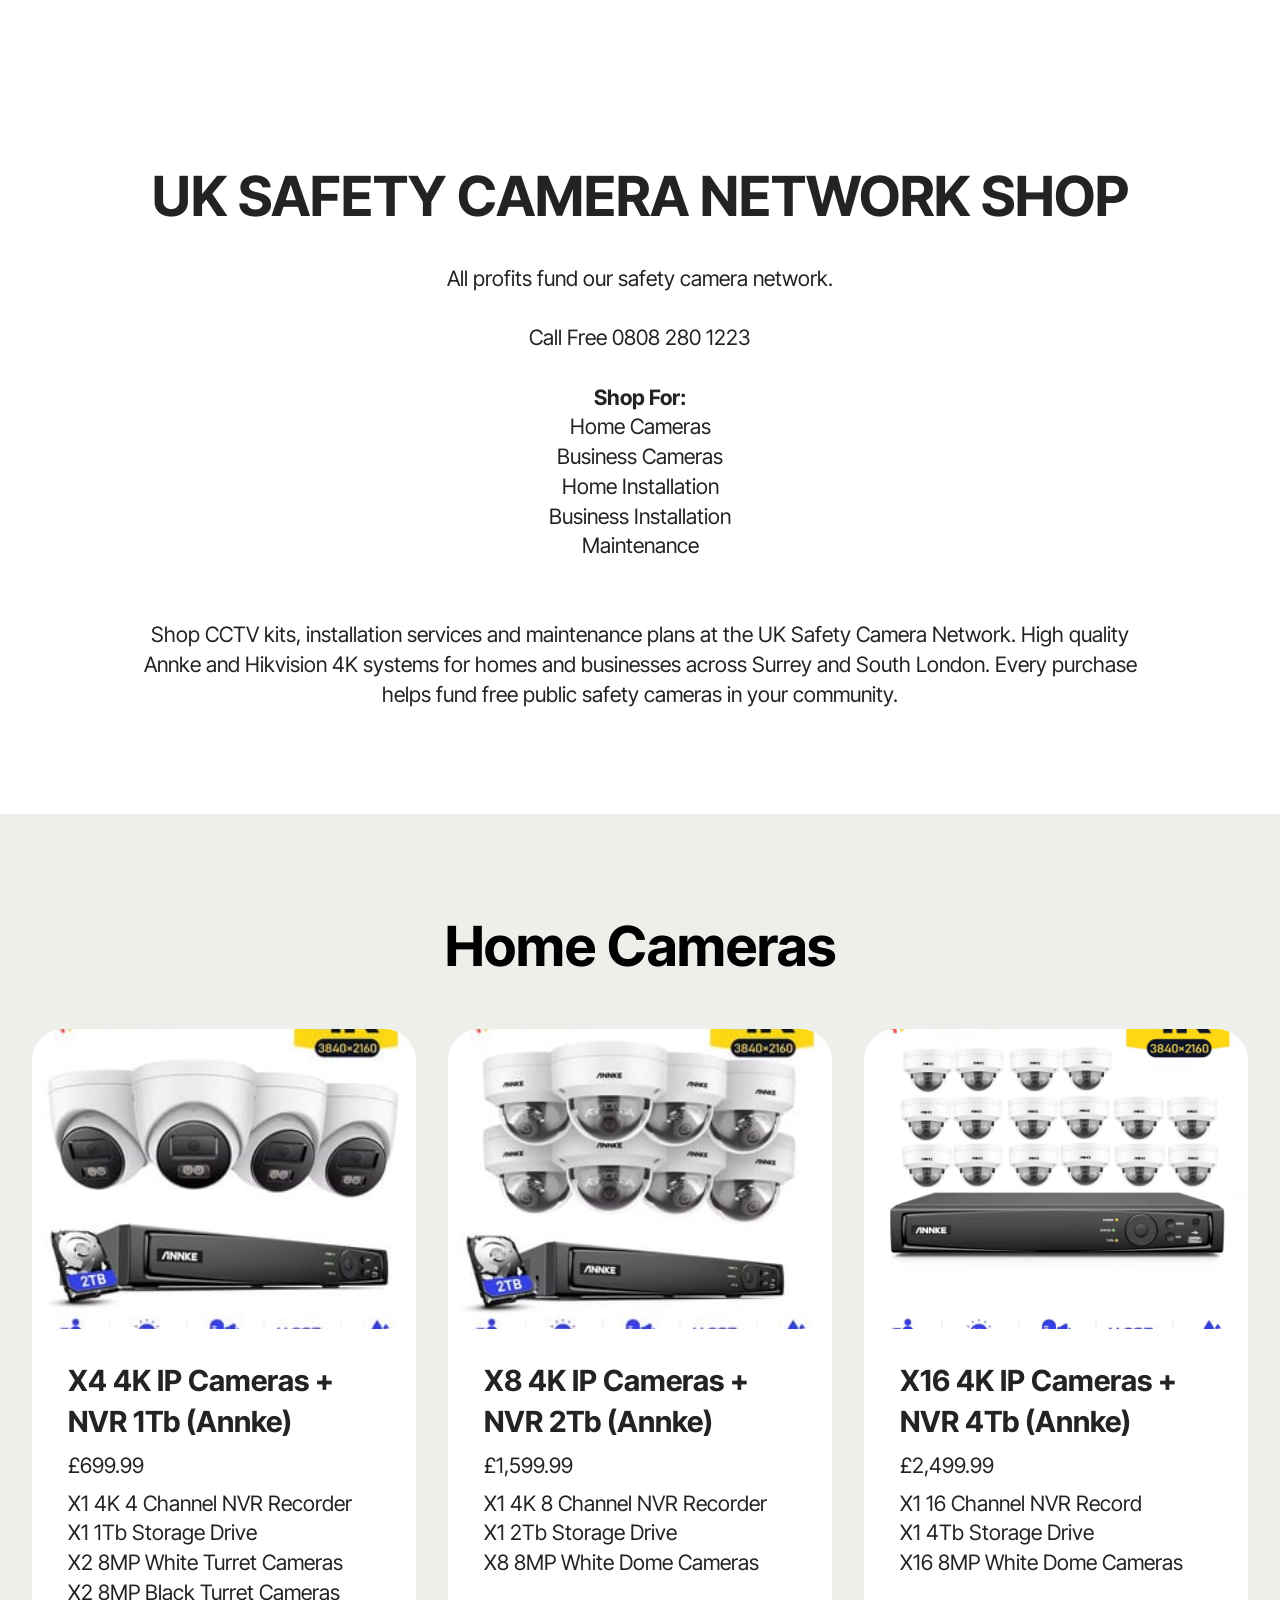
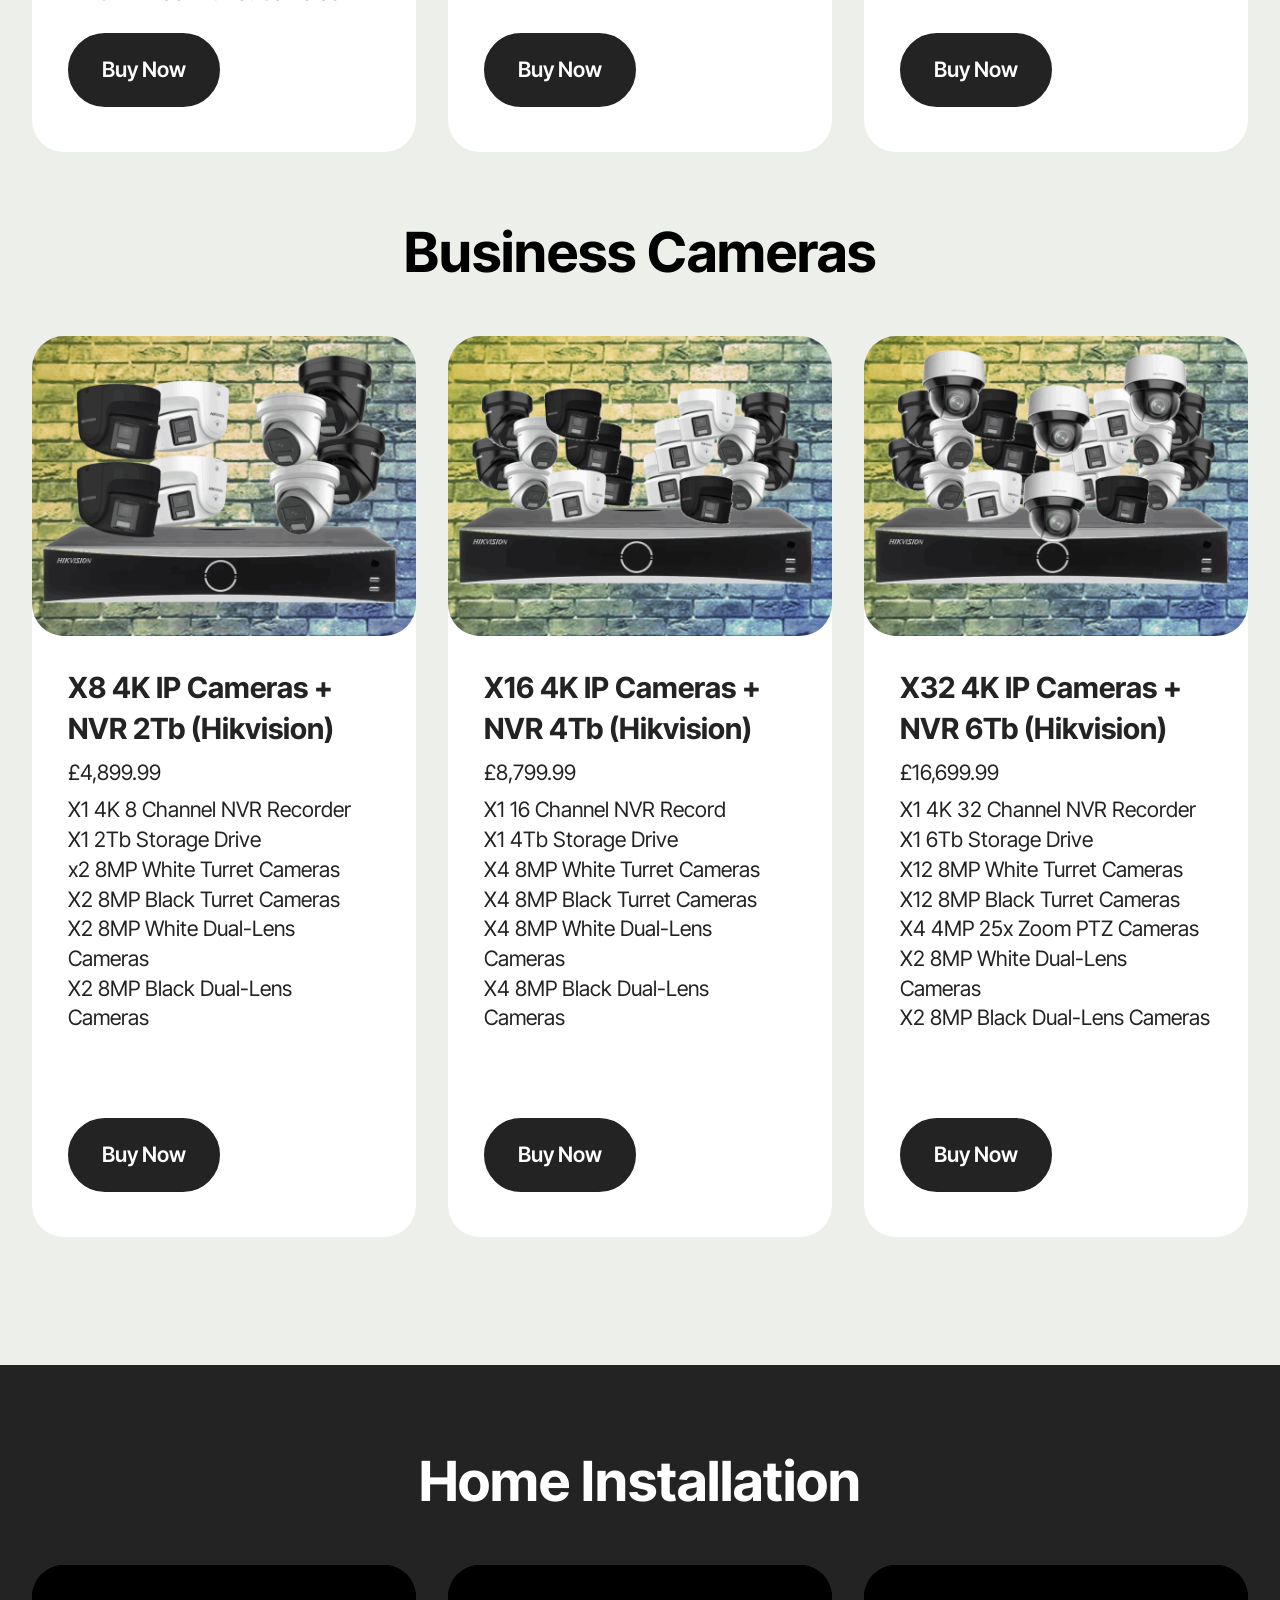
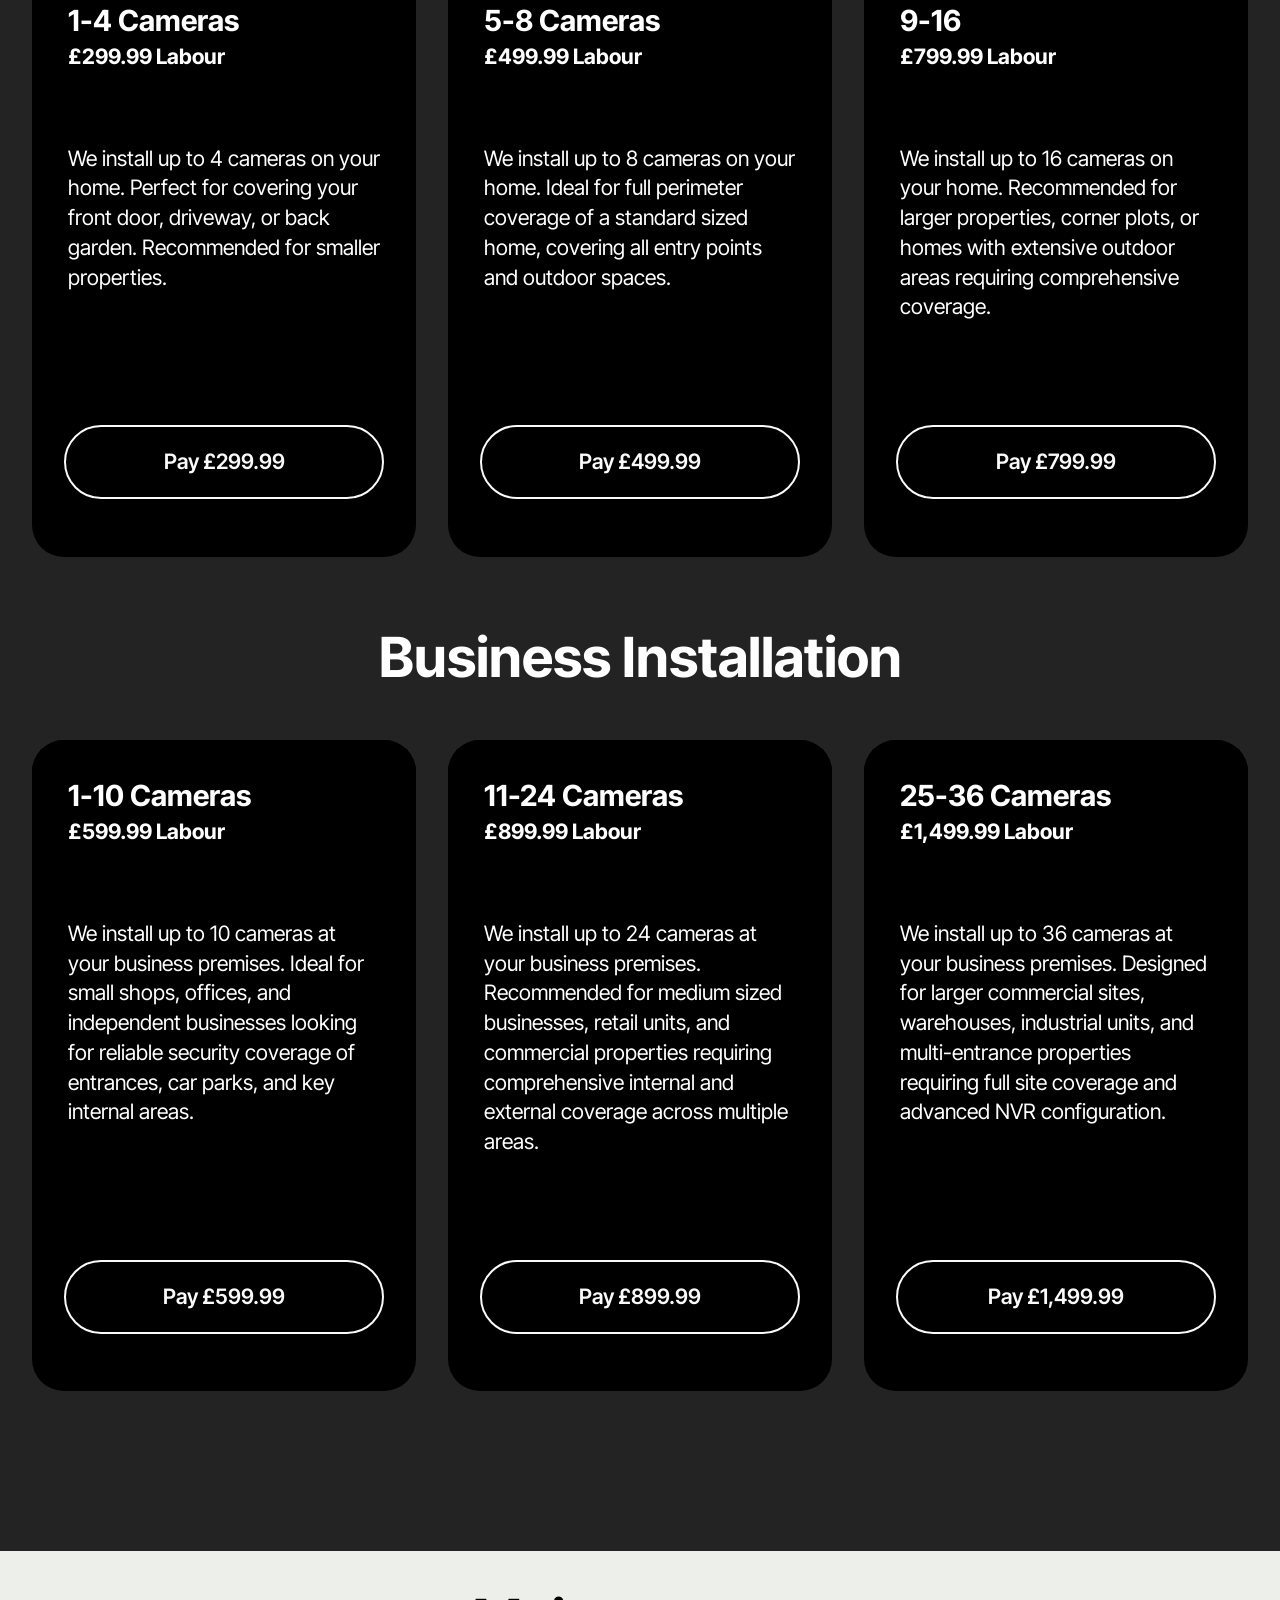
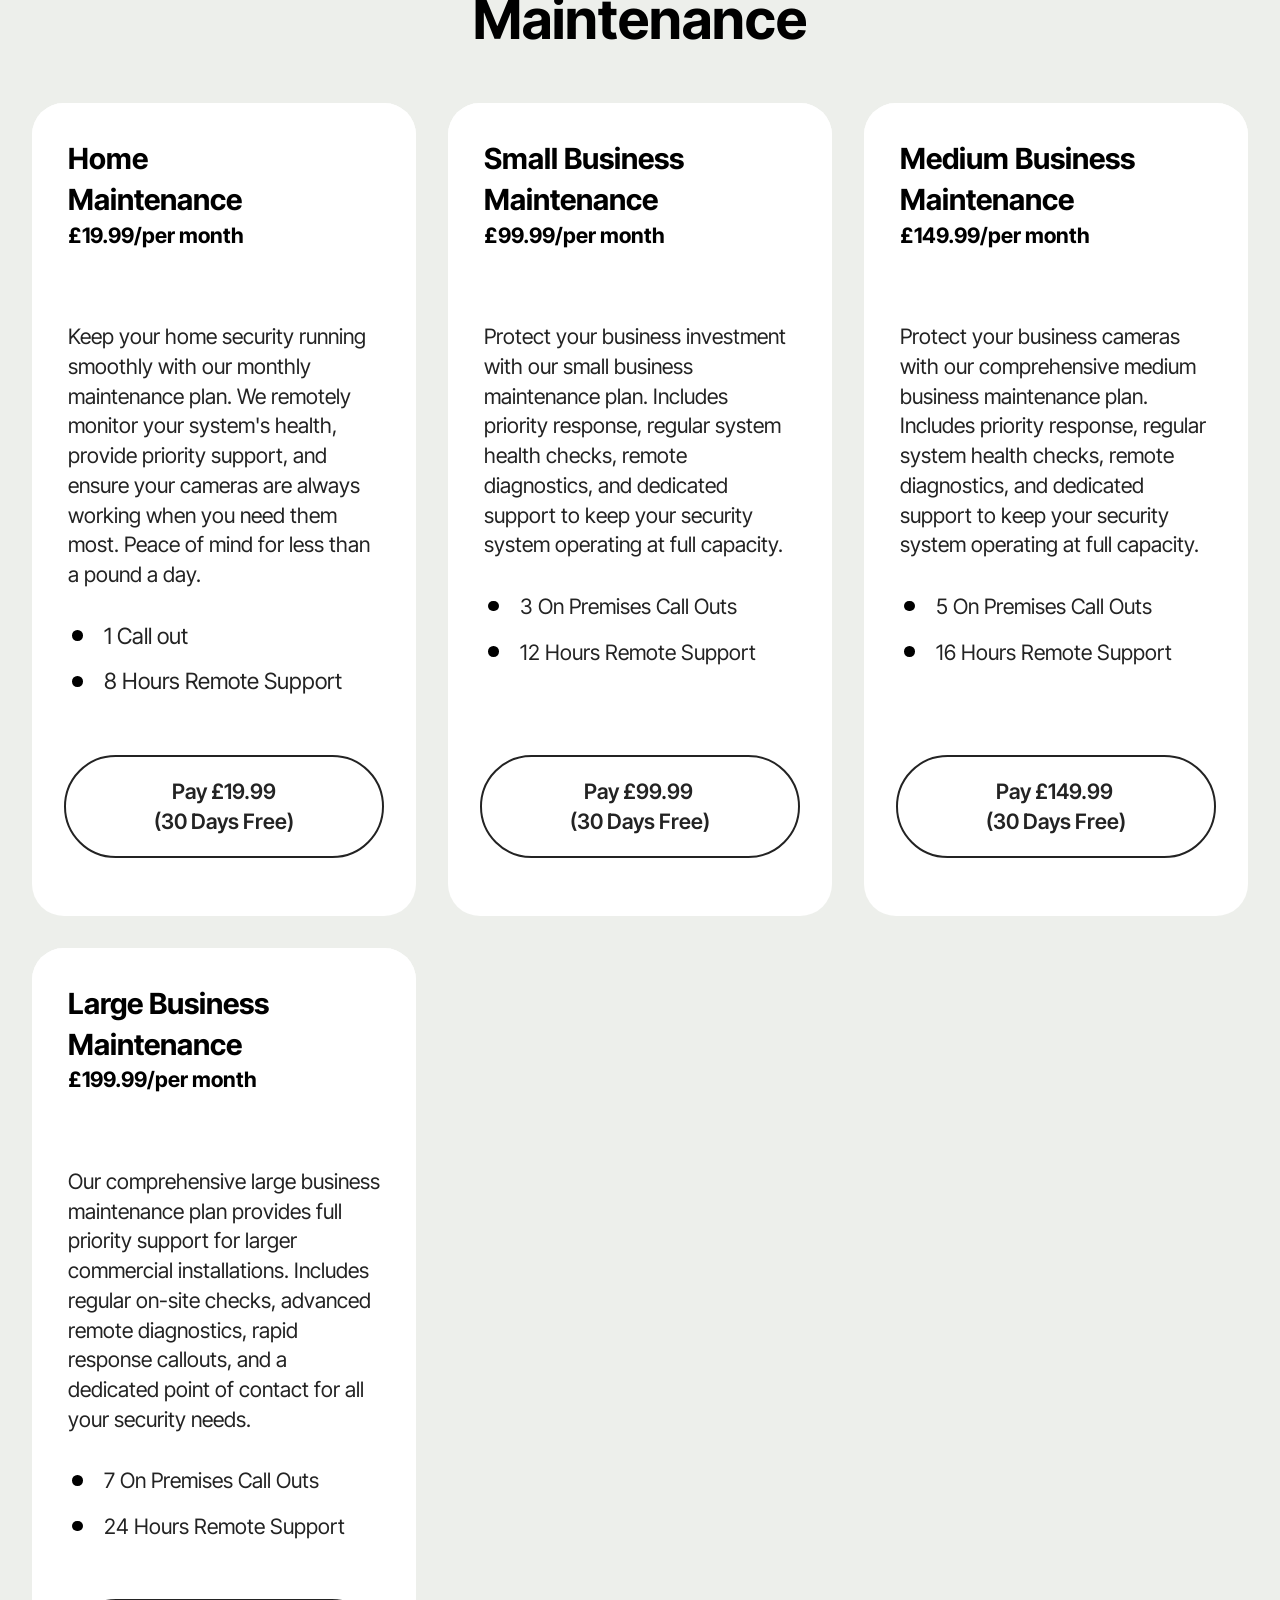
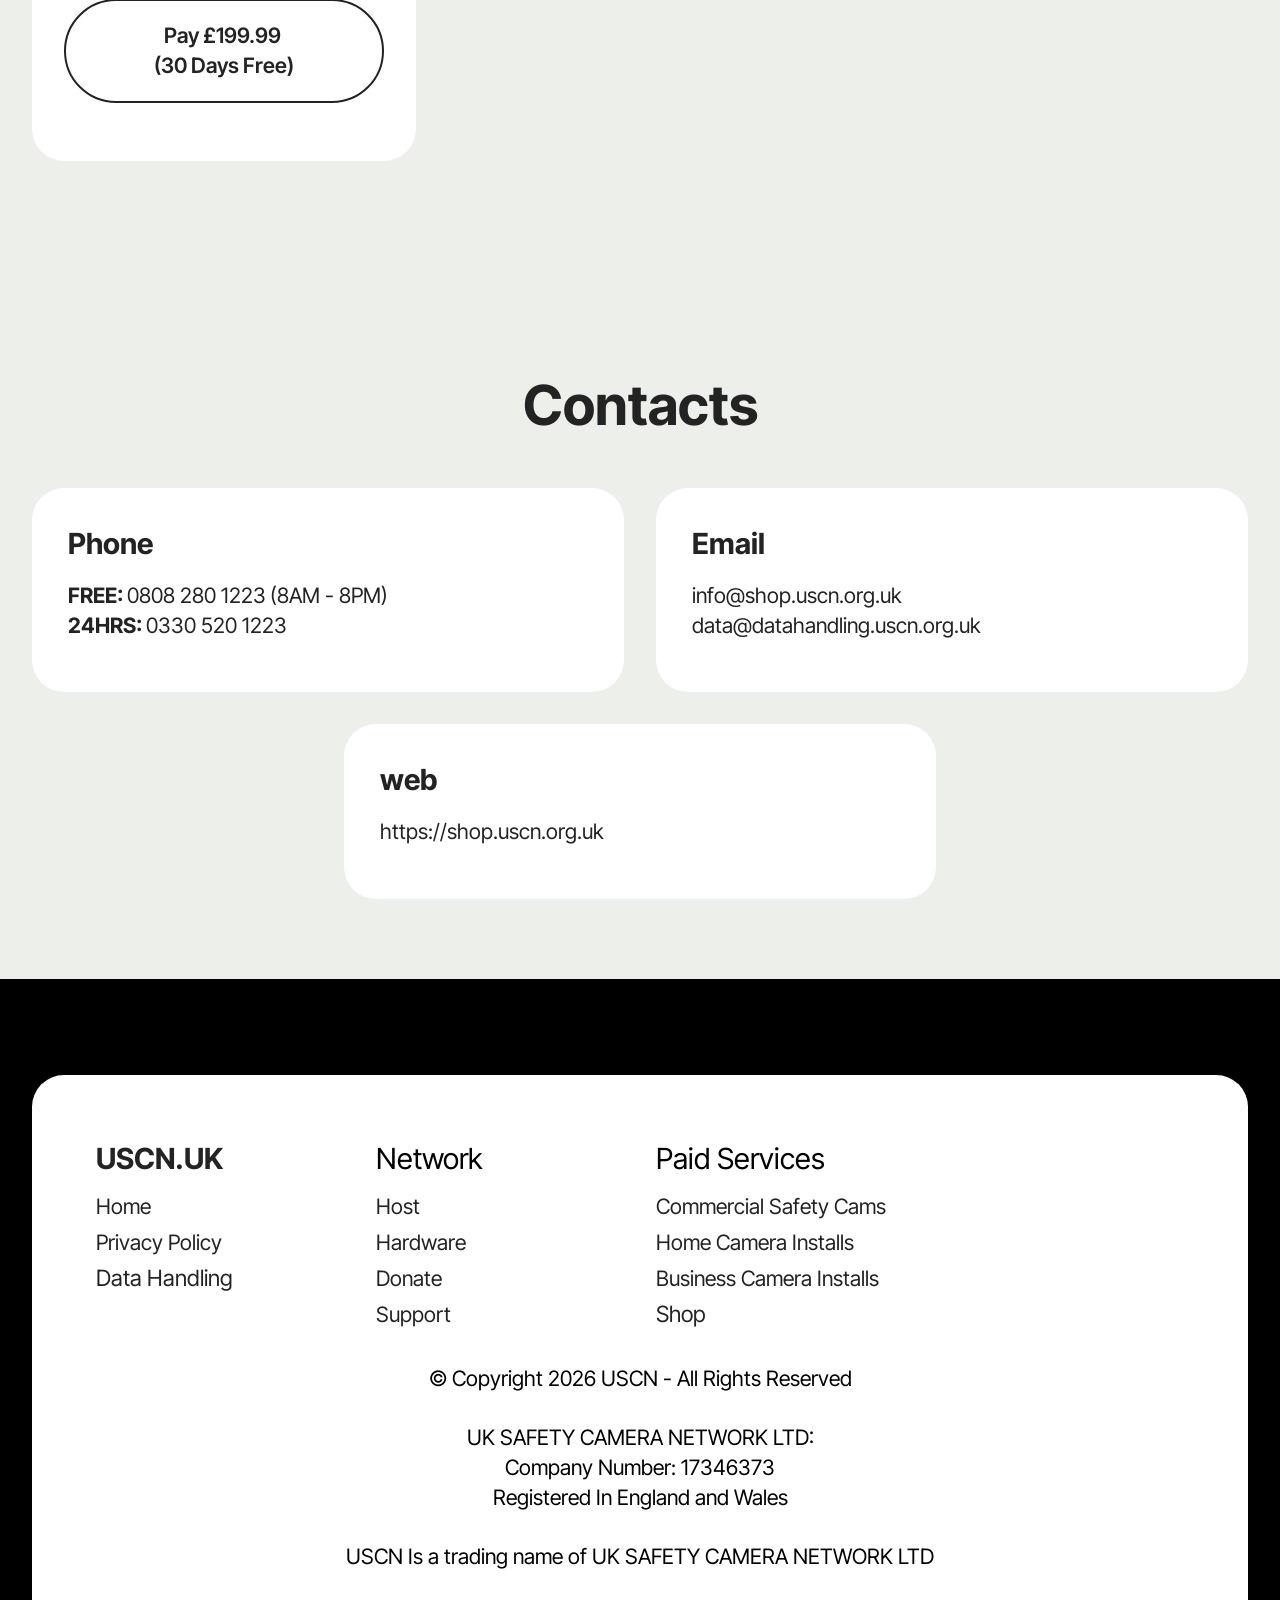
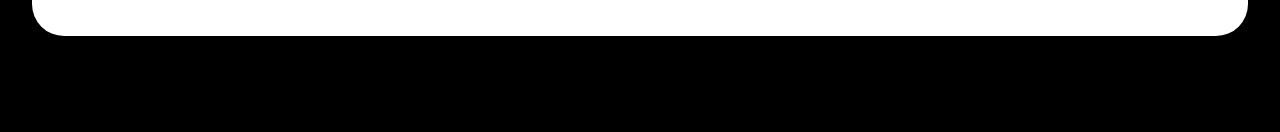
<file: index.html>
<!DOCTYPE html>
<html  >
<head>
  
  <meta charset="UTF-8">
  <meta http-equiv="X-UA-Compatible" content="IE=edge">
  
  <meta name="viewport" content="width=device-width, initial-scale=1, minimum-scale=1">
  <link rel="shortcut icon" href="assets/images/20250726-1911280-128x72-2.png" type="image/x-icon">
  <meta name="description" content="Shop CCTV kits, installation services and maintenance plans at the UK Safety Camera Network. High quality 4K Annke and 4K Hikvision systems for homes and businesses across Surrey and South London. Every purchase helps fund free public safety cameras in your community. Free UK Support at support@shop.uscn.org.uk or call free on 0808 280 1223 between 8AM to 8PM, or call the store on 0330 520 1223.">
  
  
  <title>USCN Shop, Buy High Quality Security Camera For Home And Business</title>
  <link rel="stylesheet" href="assets/bootstrap/css/bootstrap.min.css">
  <link rel="stylesheet" href="assets/bootstrap/css/bootstrap-grid.min.css">
  <link rel="stylesheet" href="assets/bootstrap/css/bootstrap-reboot.min.css">
  <link rel="stylesheet" href="assets/socicon/css/styles.css">
  <link rel="stylesheet" href="assets/theme/css/style.css">
  <link rel="preload" href="https://fonts.googleapis.com/css?family=Inter+Tight:100,200,300,400,500,600,700,800,900,100i,200i,300i,400i,500i,600i,700i,800i,900i&display=swap" as="style" onload="this.onload=null;this.rel='stylesheet'">
  <noscript><link rel="stylesheet" href="https://fonts.googleapis.com/css?family=Inter+Tight:100,200,300,400,500,600,700,800,900,100i,200i,300i,400i,500i,600i,700i,800i,900i&display=swap"></noscript>
  <link rel="preload" as="style" href="assets/mobirise/css/mbr-additional.css?v=BkKWUr"><link rel="stylesheet" href="assets/mobirise/css/mbr-additional.css?v=BkKWUr" type="text/css">

  
  
  
</head>
<body>
  
  <section data-bs-version="5.1" class="article11 cid-vqAGkNff3V" id="article11-9">
    

    
    
    <div class="container">
        <div class="row justify-content-center">
            <div class="title col-md-12 col-lg-10">
                <h3 class="mbr-section-title mbr-fonts-style align-center mt-0 mb-0 display-2"><strong>UK SAFETY CAMERA NETWORK SHOP</strong></h3>
                <h4 class="mbr-section-subtitle align-center mbr-fonts-style mt-4 display-7">
                All profits fund our safety camera network.<br><br>Call Free <strong><a href="tel:+448082801223" class="text-black">0808 280 1223</a></strong><br><br><a href="tel:+448082801223" class="text-black" style=""><strong>S</strong></a><strong style="font-weight: bold;">hop For:</strong><br><strong><a href="index.html#pricing02-3" class="text-black">Home Cameras</a></strong><br><strong><a href="index.html#pricing02-4" class="text-black">Business Cameras</a></strong><br><a href="index.html#pricing03-d" class="text-black">Home Installation</a><br><a href="index.html#pricing03-e" class="text-black">Business Installation</a><br><a href="index.html#pricing03-f" class="text-black">Maintenance</a><br><br><br>Shop CCTV kits, installation services and maintenance plans at the UK Safety Camera Network. High quality Annke and Hikvision 4K systems for homes and businesses across Surrey and South London. Every purchase helps fund free public safety cameras in your community.</h4>
                
            </div>
        </div>
    </div>
</section>

<section data-bs-version="5.1" class="pricing02 cid-vqySVEiPf6" id="pricing02-3">
  
  
  <div class="container">
    <div class="row justify-content-center">
      <div class="col-12 content-head">
        <div class="mbr-section-head mb-5">
          <h4 class="mbr-section-title mbr-fonts-style align-center mb-0 display-2"><strong>Home Cameras</strong></h4>
          
          
        </div>
      </div>
    </div>
    <div class="row">
      <div class="item features-image col-12 col-md-6 col-lg-4">
        <div class="item-wrapper">
          <div class="item-img">
            <img src="assets/images/se896d9263f2b43ffb4e77d3d3aa17f52l.jpg-960x960q75.jpg-30-288x288.jpg" alt="">
          </div>
          <div class="item-content">
            <h5 class="item-title mbr-fonts-style display-5">
              <strong>X4 4K IP Cameras + NVR 1Tb (Annke)</strong></h5>
            <h6 class="item-subtitle mbr-fonts-style display-7">£699.99</h6>
            <p class="mbr-text mbr-fonts-style display-7">X1 4K 4 Channel NVR Recorder
<br>X1 1Tb Storage Drive
<br>X2 8MP White Turret Cameras
<br>X2 8MP Black Turret Cameras<br></p>
            <div class="mbr-section-btn item-footer"><a href="https://buy.stripe.com/aFa00jfOu5F30yoaQybEA0d" class="btn item-btn btn-black display-7">Buy Now</a></div>
          </div>

        </div>
      </div>
      <div class="item features-image col-12 col-md-6 col-lg-4">
        <div class="item-wrapper">
          <div class="item-img">
            <img src="assets/images/saf98a3c159d940dc80b676b120b0964cn.jpg-960x960q75-30-288x288.jpg" alt="">
          </div>
          <div class="item-content">
            <h5 class="item-title mbr-fonts-style display-5">
              <strong>X8 4K IP Cameras + NVR 2Tb (Annke)</strong></h5>
            <h6 class="item-subtitle mbr-fonts-style display-7">£1,599.99</h6>
            <p class="mbr-text mbr-fonts-style display-7">X1 4K 8 Channel NVR Recorder
<br>X1 2Tb Storage Drive
<br>X8 8MP White Dome Cameras<br></p>
            <div class="mbr-section-btn item-footer"><a href="https://buy.stripe.com/5kQ14n59Qc3r3KAe2KbEA0e" class="btn item-btn btn-black display-7">Buy Now</a></div>
          </div>
        </div>
      </div>
      <div class="item features-image col-12 col-md-6 col-lg-4">
        <div class="item-wrapper">
          <div class="item-img">
            <img src="assets/images/s8f5b976cad32495e9aade344d5de928ei.jpg-960x960q75-816x816.png" alt="">
          </div>
          <div class="item-content">
            <h5 class="item-title mbr-fonts-style display-5"><strong>X16 4K IP Cameras + NVR 4Tb (Annke)</strong></h5>
            <h6 class="item-subtitle mbr-fonts-style display-7">£2,499.99</h6>
            <p class="mbr-text mbr-fonts-style display-7">X1 16 Channel NVR Record
<br>X1 4Tb Storage Drive
<br>X16 8MP White Dome Cameras<br>
            </p>
            <div class="mbr-section-btn item-footer"><a href="https://buy.stripe.com/4gM3cvcCi1oNa8Y4sabEA0f" class="btn item-btn btn-black display-7">Buy Now</a></div>
          </div>
        </div>
      </div>
    </div>
  </div>
</section>

<section data-bs-version="5.1" class="pricing02 cid-vqzd2GuOWS" id="pricing02-4">
  
  
  <div class="container">
    <div class="row justify-content-center">
      <div class="col-12 content-head">
        <div class="mbr-section-head mb-5">
          <h4 class="mbr-section-title mbr-fonts-style align-center mb-0 display-2"><strong>Business Cameras</strong></h4>
          
          
        </div>
      </div>
    </div>
    <div class="row">
      <div class="item features-image col-12 col-md-6 col-lg-4">
        <div class="item-wrapper">
          <div class="item-img">
            <img src="assets/images/hik8v2-816x816.png" alt="">
          </div>
          <div class="item-content">
            <h5 class="item-title mbr-fonts-style display-5"><strong>X8 4K IP Cameras + NVR 2Tb (Hikvision)</strong></h5>
            <h6 class="item-subtitle mbr-fonts-style display-7">£4,899.99</h6>
            <p class="mbr-text mbr-fonts-style display-7">X1 4K 8 Channel NVR Recorder<br>X1 2Tb Storage Drive<br>x2 8MP White Turret Cameras
<br>X2 8MP Black Turret Cameras
<br>X2 8MP White Dual-Lens Cameras
<br>X2 8MP Black Dual-Lens Cameras&nbsp;<br></p>
            <div class="mbr-section-btn item-footer"><a href="https://buy.stripe.com/dRm4gz45Mebz5SI7EmbEA0g" class="btn item-btn btn-black display-7">Buy Now</a></div>
          </div>

        </div>
      </div>
      <div class="item features-image col-12 col-md-6 col-lg-4">
        <div class="item-wrapper">
          <div class="item-img">
            <img src="assets/images/hik16v1-816x816.png" alt="">
          </div>
          <div class="item-content">
            <h5 class="item-title mbr-fonts-style display-5"><strong>X16 4K IP Cameras + NVR 4Tb (Hikvision)</strong></h5>
            <h6 class="item-subtitle mbr-fonts-style display-7">£8,799.99</h6>
            <p class="mbr-text mbr-fonts-style display-7">X1 16 Channel NVR Record<br>
X1 4Tb Storage Drive<br>X4 8MP White Turret Cameras
<br>X4 8MP Black Turret Cameras
<br>X4 8MP White&nbsp;Dual-Lens Cameras
<br>X4 8MP Black Dual-Lens Cameras&nbsp;<br></p>
            <div class="mbr-section-btn item-footer"><a href="https://buy.stripe.com/aFa28r9q62sR5SI7EmbEA0h" class="btn item-btn btn-black display-7">Buy Now</a></div>
          </div>
        </div>
      </div>
      <div class="item features-image col-12 col-md-6 col-lg-4">
        <div class="item-wrapper">
          <div class="item-img">
            <img src="assets/images/hik32v1-816x816.png" alt="">
          </div>
          <div class="item-content">
            <h5 class="item-title mbr-fonts-style display-5"><strong>X32 4K IP Cameras + NVR 6Tb (Hikvision)</strong></h5>
            <h6 class="item-subtitle mbr-fonts-style display-7">£16,699.99</h6>
            <p class="mbr-text mbr-fonts-style display-7">X1 4K 32 Channel NVR Recorder<br>X1 6Tb Storage Drive<br>X12 8MP White Turret Cameras
<br>X12 8MP Black Turret Cameras<br>X4 4MP 25x Zoom PTZ Cameras<br>X2 8MP White Dual-Lens Cameras<br>X2 8MP Black Dual-Lens Cameras<br><br><br></p>
            <div class="mbr-section-btn item-footer"><a href="https://buy.stripe.com/8x2aEX31I5F31Cs2k2bEA0i" class="btn item-btn btn-black display-7">Buy Now</a></div>
          </div>
        </div>
      </div>
    </div>
  </div>
</section>

<section data-bs-version="5.1" class="pricing03 cid-vqBUY58OKo" id="pricing03-d">
  

  
  <div class="container">
    <div class="row justify-content-center">
      <div class="col-12 content-head">
        <div class="mbr-section-head mb-5">
          <h4 class="mbr-section-title mbr-fonts-style align-center mb-0 display-2">
            <strong>Home Installation</strong></h4>
          
        </div>
      </div>
    </div>
    <div class="row">
      
      <div class="item features-without-image col-12 col-md-6 col-lg-4 item-mb active">
        <div class="item-wrapper">
          <div class="item-head">
            <h5 class="item-title mbr-fonts-style mb-0 display-5"><strong>1-4 Cameras</strong></h5>
            <h6 class="item-subtitle mbr-fonts-style mt-0 mb-0 display-7"><strong>
              £299.99 Labour</strong></h6>
          </div>
          <div class="item-content">
            <p class="mbr-text mbr-fonts-style display-7">We install up to 4 cameras on your home. Perfect for covering your front door, driveway, or back garden. Recommended for smaller properties.</p>
            <div class="mb-4"></div>
            <div class="counter-container mbr-text mbr-fonts-style display-7">&nbsp;</div>
          </div>
          <div class="mbr-section-btn item-footer"><a href="https://buy.stripe.com/6oU5kD8m2aZndlae2KbEA00" class="btn item-btn btn-white-outline display-7">Pay £299.99</a></div>
        </div>
      </div><div class="item features-without-image col-12 col-md-6 col-lg-4 item-mb">
        <div class="item-wrapper">
          <div class="item-head">
            <h5 class="item-title mbr-fonts-style mb-0 display-5"><strong>5-8 Cameras</strong><br></h5>
            <h6 class="item-subtitle mbr-fonts-style mb-0 display-7"><strong>£499.99 Labour</strong></h6>
          </div>
          <div class="item-content">
            <p class="mbr-text mbr-fonts-style display-7">We install up to 8 cameras on your home. Ideal for full perimeter coverage of a standard sized home, covering all entry points and outdoor spaces.</p>
            <div class="mb-4">
            </div>
            <div class="counter-container mbr-text mbr-fonts-style display-7">&nbsp;</div>
          </div>
          <div class="mbr-section-btn item-footer"><a href="https://buy.stripe.com/8x28wP1XE2sR1Cs6AibEA01" class="btn item-btn btn-white-outline display-7">Pay&nbsp;£499.99</a></div>
        </div>
      </div><div class="item features-without-image col-12 col-md-6 col-lg-4 item-mb">
        <div class="item-wrapper">
          <div class="item-head">
            <h5 class="item-title mbr-fonts-style mb-0 display-5"><strong>9-16</strong><br></h5>
            <h6 class="item-subtitle mbr-fonts-style mt-0 mb-0 display-7"><strong>£799.99&nbsp;</strong><strong>Labour</strong></h6>
          </div>
          <div class="item-content">
            <p class="mbr-text mbr-fonts-style display-7">We install up to 16 cameras on your home. Recommended for larger properties, corner plots, or homes with extensive outdoor areas requiring comprehensive coverage.</p>
            <div class="mb-4">
            </div>
            <div class="counter-container mbr-text mbr-fonts-style display-7">&nbsp;</div>
          </div>
          <div class="mbr-section-btn item-footer"><a href="https://buy.stripe.com/00w28r9q69Vj0yo0bUbEA02" class="btn item-btn btn-white-outline display-7">Pay £799.99</a></div>
        </div>
      </div>
      
    </div>
  </div>
</section>

<section data-bs-version="5.1" class="pricing03 cid-vqBV00AyKr" id="pricing03-e">
  

  
  <div class="container">
    <div class="row justify-content-center">
      <div class="col-12 content-head">
        <div class="mbr-section-head mb-5">
          <h4 class="mbr-section-title mbr-fonts-style align-center mb-0 display-2"><strong>Business Installation</strong></h4>
          
        </div>
      </div>
    </div>
    <div class="row">
      
      <div class="item features-without-image col-12 col-md-6 col-lg-4 item-mb active">
        <div class="item-wrapper">
          <div class="item-head">
            <h5 class="item-title mbr-fonts-style mb-0 display-5"><strong>1-10 Cameras</strong></h5>
            <h6 class="item-subtitle mbr-fonts-style mt-0 mb-0 display-7"><strong>
              £599.99 Labour</strong></h6>
          </div>
          <div class="item-content">
            <p class="mbr-text mbr-fonts-style display-7">We install up to 10 cameras at your business premises. Ideal for small shops, offices, and independent businesses looking for reliable security coverage of entrances, car parks, and key internal areas.</p>
            <div class="mb-4"></div>
            <div class="counter-container mbr-text mbr-fonts-style display-7"></div>
          </div>
          <div class="mbr-section-btn item-footer"><a href="https://buy.stripe.com/6oU00j9q62sRch64sabEA03" class="btn item-btn btn-white-outline display-7">Pay £599.99</a></div>
        </div>
      </div><div class="item features-without-image col-12 col-md-6 col-lg-4 item-mb">
        <div class="item-wrapper">
          <div class="item-head">
            <h5 class="item-title mbr-fonts-style mb-0 display-5"><strong>11-24 Cameras</strong><br></h5>
            <h6 class="item-subtitle mbr-fonts-style mb-0 display-7"><strong>£899.99 Labour</strong></h6>
          </div>
          <div class="item-content">
            <p class="mbr-text mbr-fonts-style display-7">We install up to 24 cameras at your business premises. Recommended for medium sized businesses, retail units, and commercial properties requiring comprehensive internal and external coverage across multiple areas.</p>
            <div class="mb-4">
            </div>
            <div class="counter-container mbr-text mbr-fonts-style display-7">
              <div><br></div>
            </div>
          </div>
          <div class="mbr-section-btn item-footer"><a href="https://buy.stripe.com/28E14ndGmebzch67EmbEA04" class="btn item-btn btn-white-outline display-7">Pay&nbsp;£899.99</a></div>
        </div>
      </div><div class="item features-without-image col-12 col-md-6 col-lg-4 item-mb">
        <div class="item-wrapper">
          <div class="item-head">
            <h5 class="item-title mbr-fonts-style mb-0 display-5"><strong>25-36 Cameras</strong><br></h5>
            <h6 class="item-subtitle mbr-fonts-style mt-0 mb-0 display-7"><strong>£1,499.99 Labour</strong></h6>
          </div>
          <div class="item-content">
            <p class="mbr-text mbr-fonts-style display-7">We install up to 36 cameras at your business premises. Designed for larger commercial sites, warehouses, industrial units, and multi-entrance properties requiring full site coverage and advanced NVR configuration.</p>
            <div class="mb-4">
            </div>
            <div class="counter-container mbr-text mbr-fonts-style display-7">
              <div><br></div>
            </div>
          </div>
          <div class="mbr-section-btn item-footer"><a href="https://buy.stripe.com/bJe3cv59Q8Rf2Gw8IqbEA05" class="btn item-btn btn-white-outline display-7">Pay £1,499.99</a></div>
        </div>
      </div>
      
    </div>
  </div>
</section>

<section data-bs-version="5.1" class="pricing03 cid-vqBV1mD25n" id="pricing03-f">
  

  
  <div class="container">
    <div class="row justify-content-center">
      <div class="col-12 content-head">
        <div class="mbr-section-head mb-5">
          <h4 class="mbr-section-title mbr-fonts-style align-center mb-0 display-2"><strong>Maintenance</strong></h4>
          
        </div>
      </div>
    </div>
    <div class="row">
      
      <div class="item features-without-image col-12 col-md-6 col-lg-4 item-mb active">
        <div class="item-wrapper">
          <div class="item-head">
            <h5 class="item-title mbr-fonts-style mb-0 display-5"><strong>Home</strong><br><strong>Maintenance&nbsp;</strong><br></h5>
            <h6 class="item-subtitle mbr-fonts-style mt-0 mb-0 display-7"><strong>£19.99/per month</strong></h6>
          </div>
          <div class="item-content">
            <p class="mbr-text mbr-fonts-style display-7">Keep your home security running smoothly with our monthly maintenance plan. We remotely monitor your system's health, provide priority support, and ensure your cameras are always working when you need them most. Peace of mind for less than a pound a day.</p>
            <div class="mb-4">
            </div>
            <div class="counter-container mbr-text mbr-fonts-style display-7">
              <ul>
                <li><span style="font-size: 1.4rem;">1 Call out</span></li><li><span style="font-size: 1.4rem;">8 Hours Remote Support&nbsp;</span></li>
              </ul>
            </div>
          </div>
          <div class="mbr-section-btn item-footer"><a href="https://buy.stripe.com/cNifZh1XEc3rch64sabEA06" class="btn item-btn btn-black-outline display-7">Pay £19.99 <br>(30 Days Free)</a></div>
        </div>
      </div><div class="item features-without-image col-12 col-md-6 col-lg-4 item-mb">
        <div class="item-wrapper">
          <div class="item-head">
            <h5 class="item-title mbr-fonts-style mb-0 display-5"><strong>Small Business</strong><br><strong>Maintenance&nbsp;</strong></h5>
            <h6 class="item-subtitle mbr-fonts-style mt-0 mb-0 display-7"><strong>
              £99.99/per month</strong></h6>
          </div>
          <div class="item-content">
            <p class="mbr-text mbr-fonts-style display-7">Protect your business investment with our small business maintenance plan. Includes priority response, regular system health checks, remote diagnostics, and dedicated support to keep your security system operating at full capacity.</p>
            <div class="mb-4"></div>
            <div class="counter-container mbr-text mbr-fonts-style display-7">
              <ul>
                <li>3 On Premises Call Outs</li><li>12 Hours Remote Support</li>
              </ul>
            </div>
          </div>
          <div class="mbr-section-btn item-footer"><a href="https://buy.stripe.com/5kQ14n1XEffD94U5webEA07" class="btn item-btn btn-black-outline display-7">Pay £99.99&nbsp;<br>(30 Days Free)</a></div>
        </div>
      </div><div class="item features-without-image col-12 col-md-6 col-lg-4 item-mb">
        <div class="item-wrapper">
          <div class="item-head">
            <h5 class="item-title mbr-fonts-style mb-0 display-5"><strong>Medium Business</strong><br><strong>Maintenance&nbsp;</strong></h5>
            <h6 class="item-subtitle mbr-fonts-style mt-0 mb-0 display-7"><strong>
              £149.99/per month</strong></h6>
          </div>
          <div class="item-content">
            <p class="mbr-text mbr-fonts-style display-7">Protect your business cameras with our comprehensive medium  business maintenance plan. Includes priority response, regular system health checks, remote diagnostics, and dedicated support to keep your security system operating at full capacity.</p>
            <div class="mb-4"></div>
            <div class="counter-container mbr-text mbr-fonts-style display-7">
              <ul>
                <li>5 On Premises Call Outs</li><li>16 Hours Remote Support</li>
              </ul>
            </div>
          </div>
          <div class="mbr-section-btn item-footer"><a href="https://buy.stripe.com/8x29ATgSy8Rf5SI5webEA0j" class="btn item-btn btn-black-outline display-7">Pay £149.99&nbsp;<br>(30 Days Free)</a></div>
        </div>
      </div><div class="item features-without-image col-12 col-md-6 col-lg-4 item-mb">
        <div class="item-wrapper">
          <div class="item-head">
            <h5 class="item-title mbr-fonts-style mb-0 display-5"><strong>Large Business</strong><br><strong>Maintenance&nbsp;</strong></h5>
            <h6 class="item-subtitle mbr-fonts-style mt-0 mb-0 display-7"><strong>
              £199.99/per month</strong></h6>
          </div>
          <div class="item-content">
            <p class="mbr-text mbr-fonts-style display-7">Our comprehensive large business maintenance plan provides full priority support for larger commercial installations. Includes regular on-site checks, advanced remote diagnostics, rapid response callouts, and a dedicated point of contact for all your security needs.</p>
            <div class="mb-4"></div>
            <div class="counter-container mbr-text mbr-fonts-style display-7">
              <ul>
                <li>7 On Premises Call Outs</li><li>24 Hours Remote Support</li>
              </ul>
            </div>
          </div>
          <div class="mbr-section-btn item-footer"><a href="https://buy.stripe.com/9B67sLeKq9Vj80Q2k2bEA08" class="btn item-btn btn-black-outline display-7">Pay £199.99&nbsp;<br>(30 Days Free)</a></div>
        </div>
      </div>
      
    </div>
  </div>
</section>

<section data-bs-version="5.1" class="contacts01 cid-vqySx6Swj7" id="contacts01-1">
    

    
    
    <div class="container">
        <div class="row justify-content-center">
            <div class="col-12 content-head">
                <div class="mbr-section-head mb-5">
                    <h3 class="mbr-section-title mbr-fonts-style align-center mb-0 display-2">
                        <strong>Contacts</strong>
                    </h3>
                    
                </div>
            </div>
        </div>
        <div class="row">
            <div class="item features-without-image col-12 col-md-6 active">
                <div class="item-wrapper">
                    <div class="text-wrapper">
                        <h6 class="card-title mbr-fonts-style mb-3 display-5">
                            <strong>Phone</strong>
                        </h6>
                        <p class="mbr-text mbr-fonts-style display-7"><strong>FREE: <a href="tel:+448082801223" class="text-black">0808 280 1223</a>&nbsp;</strong>(8AM - 8PM)<br><strong>24HRS: <a href="tel:+443305201223" class="text-black">0330 520&nbsp;1223</a><br></strong></p>
                    </div>
                </div>
            </div>
            <div class="item features-without-image col-12 col-md-6">
                <div class="item-wrapper">
                    <div class="text-wrapper">
                        <h6 class="card-title mbr-fonts-style mb-3 display-5">
                            <strong>Email</strong>
                        </h6>
                        <p class="mbr-text mbr-fonts-style display-7"><strong><a href="mailto:info@uscn.org.uk" class="text-black">info@shop.uscn.org.uk</a></strong><br><a href="mailto:data@datahandling.uscn.org.uk" class="text-black">data@datahandling.uscn.org.uk</a><strong><a href="mailto:data@datahandling.uscn.org.uk" class="text-primary">&nbsp;</a></strong></p>
                    </div>
                </div>
            </div><div class="item features-without-image col-12 col-md-6">
                <div class="item-wrapper">
                    <div class="text-wrapper">
                        <h6 class="card-title mbr-fonts-style mb-3 display-5">
                            <strong>web</strong></h6>
                        <p class="mbr-text mbr-fonts-style display-7">https://shop.uscn.org.uk<br></p>
                    </div>
                </div>
            </div>
            
            
        </div>
    </div>
</section>

<section data-bs-version="5.1" class="footer1 cid-vqySvCr332" once="footers" id="footer01-0">
	

	
	
	<div class="container">
		<div class="row mbr-white">
			<div class="col-12 col-md-6 col-lg-3">
				<h5 class="mbr-section-subtitle mbr-fonts-style mb-2 display-5">
					<a href="index.html" class="text-black"><strong>USCN.UK</strong></a></h5>
				<ul class="list mbr-fonts-style display-7">
					<li class="mbr-text item-wrap"><a href="https://uscn.org.uk" class="text-black">Home</a></li><li class="mbr-text item-wrap"><a href="privacypolicy.html" class="text-black">Privacy&nbsp;Policy</a></li><li class="mbr-text item-wrap"><a href="https://datahandling.uscn.org.uk" class="text-black" style="font-size: 1.4rem;">Data Handling</a><br></li>
				</ul>
			</div>
			<div class="col-12 col-md-6 col-lg-3">
				<h5 class="mbr-section-subtitle mbr-fonts-style mb-2 display-5">Network</h5>
				<ul class="list mbr-fonts-style display-7">
					<li class="mbr-text item-wrap"><a href="https://host.uscn.org.uk" class="text-black">Host</a></li><li class="mbr-text item-wrap"><a href="https://ware.uscn.org.uk/hard.html" class="text-black text-primary">Hardware</a></li><li class="mbr-text item-wrap"><a href="https://gofund.me/22d5198e7" class="text-black text-primary">Donate</a></li><a href="host.html#article07-y" class="text-primary">
					</a><li class="mbr-text item-wrap"><a href="https://uscn.org.uk/support.html" class="text-black">Support</a></li>
				</ul>
			</div>
			<div class="col-12 col-md-6 col-lg-3">
				<h5 class="mbr-section-subtitle mbr-fonts-style mb-2 display-5">Paid Services</h5>
				<ul class="list mbr-fonts-style display-7">
					<li class="mbr-text item-wrap"><a href="https://ourservices.uscn.org.uk/index.html#pricing03-1z" class="text-black text-primary">Commercial Safety Cams</a></li><li class="mbr-text item-wrap"><a href="https://ourservices.uscn.org.uk/index.html#pricing03-2i" class="text-black text-primary">Home Camera Installs</a></li><li class="mbr-text item-wrap"><a href="https://ourservices.uscn.org.uk/index.html#pricing03-2j" class="text-black">Business Camera Installs</a>
</li><li class="mbr-text item-wrap"><a href="https://shop.uscn.org.uk" class="text-black text-primary" style="font-size: 1.4rem;">Shop</a><br></li>
				</ul>
			</div>
			<div class="col-12 col-md-6 col-lg-3">
				<h5 class="mbr-section-subtitle mbr-fonts-style mb-2 display-5">&nbsp;</h5>
				<ul class="list mbr-fonts-style display-7">
					<li class="mbr-text item-wrap"><br></li>
					<li class="mbr-text item-wrap"><br></li>
					<li class="mbr-text item-wrap"><br></li><li class="mbr-text item-wrap"><br></li>
				</ul>
			</div>
			
			<div class="col-12 mt-4">
				<p class="mbr-text mb-0 mbr-fonts-style copyright align-center display-7">
					© Copyright 2026 USCN - All Rights Reserved<br><br>UK SAFETY CAMERA NETWORK LTD:<br>Company Number: 17346373<br>Registered In England and Wales<br><br>USCN Is a trading name of&nbsp;UK SAFETY CAMERA NETWORK LTD<br></p>
			</div>
		</div>
	</div>
</section>


<script src="assets/bootstrap/js/bootstrap.bundle.min.js"></script>
  <script src="assets/smoothscroll/smooth-scroll.js"></script>
  <script src="assets/ytplayer/index.js"></script>
  <script src="assets/theme/js/script.js"></script>
  
  
  
</body>
</html>
</file>
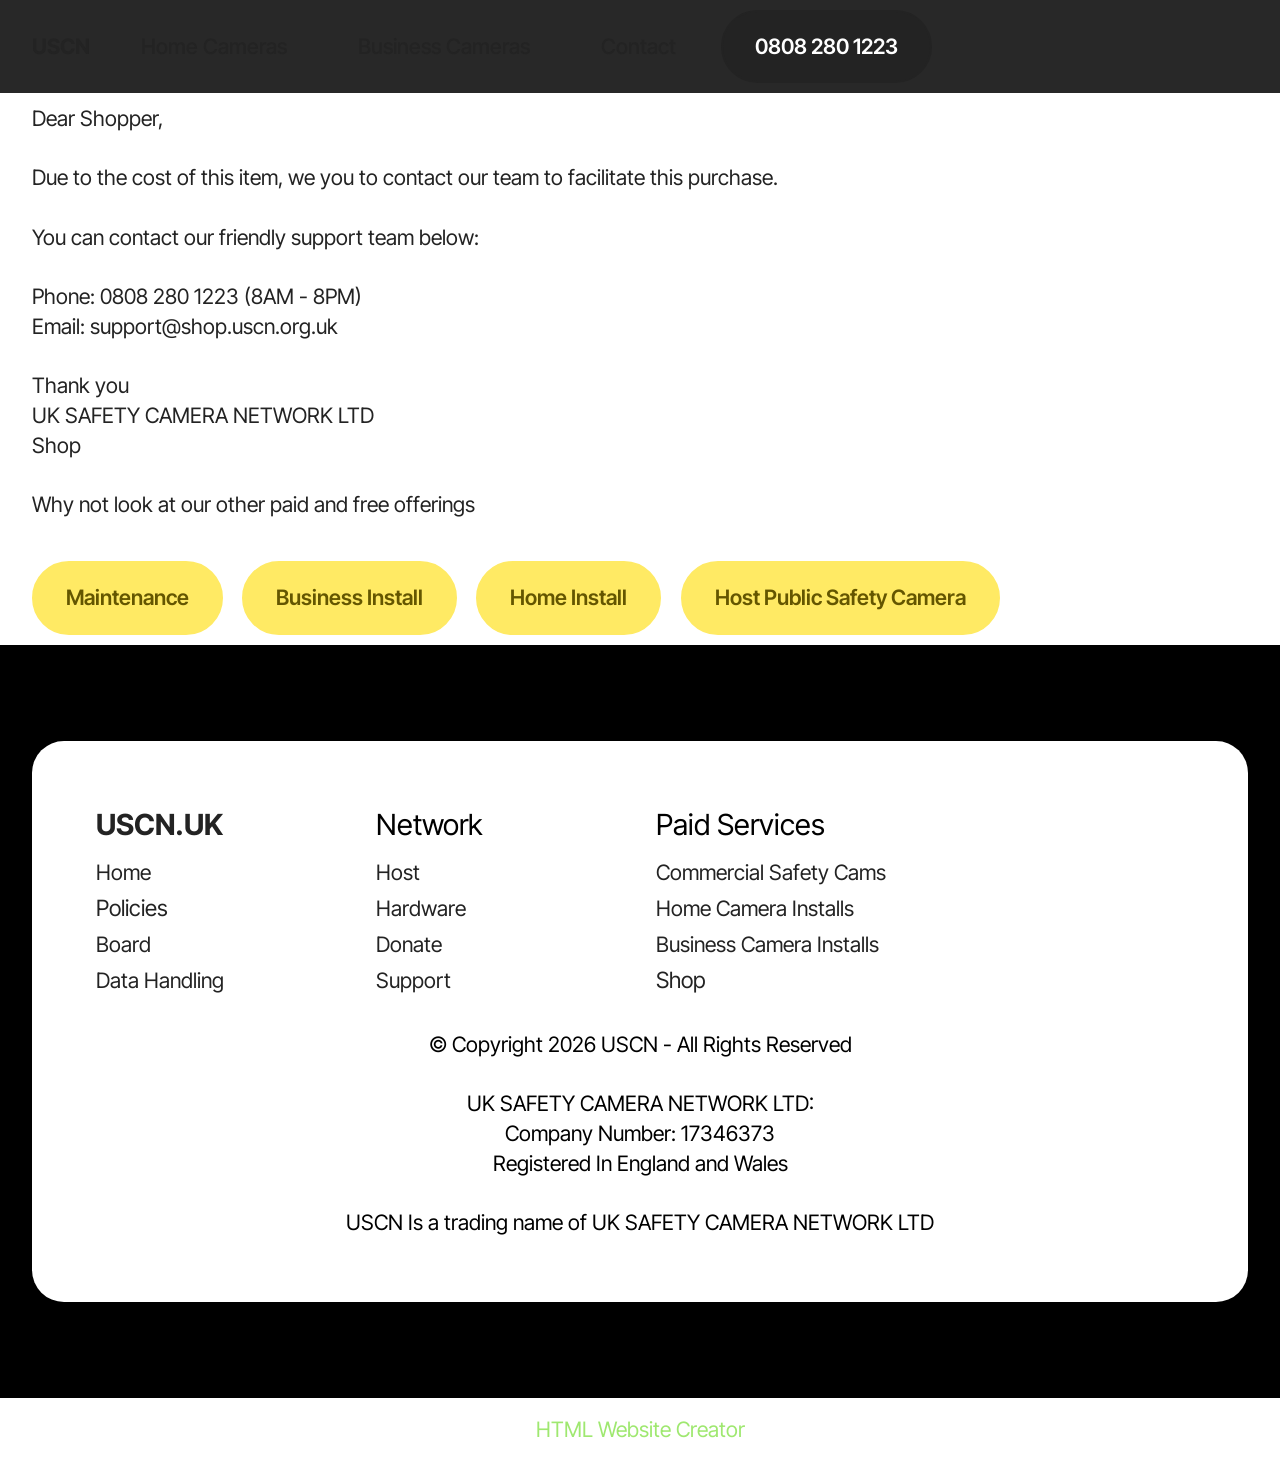
<file: prepurchasemsg1.html>
<!DOCTYPE html>
<html  >
<head>
  <!-- Site made with Mobirise Website Builder v6.0.6, https://mobirise.com -->
  <meta charset="UTF-8">
  <meta http-equiv="X-UA-Compatible" content="IE=edge">
  <meta name="generator" content="Mobirise v6.0.6, mobirise.com">
  <meta name="viewport" content="width=device-width, initial-scale=1, minimum-scale=1">
  <link rel="shortcut icon" href="assets/images/20250726-1911280-128x72-2.png" type="image/x-icon">
  <meta name="description" content="">
  
  
  <title>USCN Shop Pre-purchase Message 1</title>
  <link rel="stylesheet" href="assets/bootstrap/css/bootstrap.min.css">
  <link rel="stylesheet" href="assets/bootstrap/css/bootstrap-grid.min.css">
  <link rel="stylesheet" href="assets/bootstrap/css/bootstrap-reboot.min.css">
  <link rel="stylesheet" href="assets/dropdown/css/style.css">
  <link rel="stylesheet" href="assets/socicon/css/styles.css">
  <link rel="stylesheet" href="assets/theme/css/style.css">
  <link rel="preload" href="https://fonts.googleapis.com/css?family=Inter+Tight:100,200,300,400,500,600,700,800,900,100i,200i,300i,400i,500i,600i,700i,800i,900i&display=swap" as="style" onload="this.onload=null;this.rel='stylesheet'">
  <noscript><link rel="stylesheet" href="https://fonts.googleapis.com/css?family=Inter+Tight:100,200,300,400,500,600,700,800,900,100i,200i,300i,400i,500i,600i,700i,800i,900i&display=swap"></noscript>
  <link rel="preload" as="style" href="assets/mobirise/css/mbr-additional.css?v=VlNTp4"><link rel="stylesheet" href="assets/mobirise/css/mbr-additional.css?v=VlNTp4" type="text/css">

  
  
  
</head>
<body>
  
  <section data-bs-version="5.1" class="menu menu5 cid-vqzCrW6bv9" once="menu" id="menu05-8">
	

	<nav class="navbar navbar-dropdown navbar-fixed-top navbar-expand-lg">
		<div class="container">
			<div class="navbar-brand">
				
				<span class="navbar-caption-wrap"><a class="navbar-caption text-black text-primary display-4" href="https://uscn.org.uk">USCN<br></a></span>
			</div>
			<button class="navbar-toggler" type="button" data-toggle="collapse" data-bs-toggle="collapse" data-target="#navbarSupportedContent" data-bs-target="#navbarSupportedContent" aria-controls="navbarNavAltMarkup" aria-expanded="false" aria-label="Toggle navigation">
				<div class="hamburger">
					<span></span>
					<span></span>
					<span></span>
					<span></span>
				</div>
			</button>
			<div class="collapse navbar-collapse" id="navbarSupportedContent">
				<ul class="navbar-nav nav-dropdown" data-app-modern-menu="true"><li class="nav-item">
						<a class="nav-link link text-black text-primary display-4" href="index.html#pricing02-3">Home Cameras</a>
					</li><li class="nav-item"><a class="nav-link link text-black text-primary display-4" href="index.html#pricing02-4">Business Cameras</a></li><li class="nav-item"><a class="nav-link link text-black text-primary display-4" href="index.html#contacts01-1">Contact</a></li></ul>
				<div class="navbar-buttons mbr-section-btn"><a class="btn btn-black display-4" href="tel:+448082801223">0808 280 1223</a></div>
			</div>
		</div>
	</nav>
</section>

<section data-bs-version="5.1" class="article13 cid-vqzwxtsvCK" id="article13-6">
    
    
    
    <div class="container">
        <div class="row justify-content-center">
            <div class="card col-md-12 col-lg-12">
                <div class="card-wrapper">
                    <div class="card-box align-left">
                        <h4 class="card-title mbr-fonts-style display-2">
                            <strong>To Buy This Item, Contact Our Team.</strong></h4>
                        <p class="mbr-text mbr-fonts-style mt-4 display-7">Dear Shopper,<br><br>Due to the cost of this item, we you to contact our team to facilitate this purchase.<br><br>You can contact our friendly support team below:<br><br>Phone: 0808 280 1223 (8AM - 8PM)<br>Email: support@shop.uscn.org.uk<br><br>Thank you<br>UK SAFETY CAMERA NETWORK LTD&nbsp;<br>Shop<br><br>Why not look at our other paid and free offerings</p>
                        <div class="mbr-section-btn mt-4"><a class="btn btn-danger display-4" href="https://services.uscn.org.uk/index.html#pricing03-2j">Maintenance</a> <a class="btn btn-danger display-4" href="https://services.uscn.org.uk/index.html#pricing03-2j">Business Install</a> <a class="btn btn-danger display-4" href="https://ourservices.uscn.org.uk/index.html#pricing03-2i">Home Install</a> <a class="btn btn-danger display-4" href="https://host.uscn.org.uk">Host Public Safety Camera</a></div>
                    </div>
                </div>
            </div>
        </div>
    </div>
</section>

<section data-bs-version="5.1" class="footer1 cid-vqySvCr332" once="footers" id="footer01-5">
	

	
	
	<div class="container">
		<div class="row mbr-white">
			<div class="col-12 col-md-6 col-lg-3">
				<h5 class="mbr-section-subtitle mbr-fonts-style mb-2 display-5">
					<a href="index.html" class="text-black"><strong>USCN.UK</strong></a></h5>
				<ul class="list mbr-fonts-style display-7">
					<li class="mbr-text item-wrap"><a href="https://uscn.org.uk" class="text-black">Home</a></li><li class="mbr-text item-wrap"><a href="https://datahandling.uscn.org.uk/policies.html" class="text-black" style="font-size: 1.4rem;">Policies</a></li><li class="mbr-text item-wrap"><a href="https://board.uscn.org.uk" class="text-black">Board</a></li><li class="mbr-text item-wrap"><a href="https://datahandling.uscn.org.uk" class="text-black">Data Handling</a></li>
				</ul>
			</div>
			<div class="col-12 col-md-6 col-lg-3">
				<h5 class="mbr-section-subtitle mbr-fonts-style mb-2 display-5">Network</h5>
				<ul class="list mbr-fonts-style display-7">
					<li class="mbr-text item-wrap"><a href="https://host.uscn.org.uk" class="text-black">Host</a></li><li class="mbr-text item-wrap"><a href="https://ware.uscn.org.uk/hard.html" class="text-black text-primary">Hardware</a></li><li class="mbr-text item-wrap"><a href="https://gofund.me/22d5198e7" class="text-black text-primary">Donate</a></li><a href="host.html#article07-y" class="text-primary">
					</a><li class="mbr-text item-wrap"><a href="https://uscn.org.uk/support.html" class="text-black">Support</a></li>
				</ul>
			</div>
			<div class="col-12 col-md-6 col-lg-3">
				<h5 class="mbr-section-subtitle mbr-fonts-style mb-2 display-5">Paid Services</h5>
				<ul class="list mbr-fonts-style display-7">
					<li class="mbr-text item-wrap"><a href="https://ourservices.uscn.org.uk/index.html#pricing03-1z" class="text-black text-primary">Commercial Safety Cams</a></li><li class="mbr-text item-wrap"><a href="https://ourservices.uscn.org.uk/index.html#pricing03-2i" class="text-black text-primary">Home Camera Installs</a></li><li class="mbr-text item-wrap"><a href="https://ourservices.uscn.org.uk/index.html#pricing03-2j" class="text-black">Business Camera Installs</a>
</li><li class="mbr-text item-wrap"><a href="https://shop.uscn.org.uk" class="text-black text-primary" style="font-size: 1.4rem;">Shop</a><br></li>
				</ul>
			</div>
			<div class="col-12 col-md-6 col-lg-3">
				<h5 class="mbr-section-subtitle mbr-fonts-style mb-2 display-5">&nbsp;</h5>
				<ul class="list mbr-fonts-style display-7">
					<li class="mbr-text item-wrap"><br></li>
					<li class="mbr-text item-wrap"><br></li>
					<li class="mbr-text item-wrap"><br></li><li class="mbr-text item-wrap"><br></li>
				</ul>
			</div>
			
			<div class="col-12 mt-4">
				<p class="mbr-text mb-0 mbr-fonts-style copyright align-center display-7">
					© Copyright 2026 USCN - All Rights Reserved<br><br>UK SAFETY CAMERA NETWORK LTD:<br>Company Number: 17346373<br>Registered In England and Wales<br><br>USCN Is a trading name of&nbsp;UK SAFETY CAMERA NETWORK LTD<br></p>
			</div>
		</div>
	</div>
</section><section class="display-7" style="padding: 0;align-items: center;justify-content: center;flex-wrap: wrap;    align-content: center;display: flex;position: relative;height: 4rem;"><a href="https://mobiri.se/3299027" style="flex: 1 1;height: 4rem;position: absolute;width: 100%;z-index: 1;"><img alt="" style="height: 4rem;" src="[data-uri]"></a><p style="margin: 0;text-align: center;" class="display-7">&#8204;</p><a style="z-index:1" href="https://mobirise.com/html-builder.html">HTML Website Creator</a></section><script src="assets/bootstrap/js/bootstrap.bundle.min.js"></script>  <script src="assets/smoothscroll/smooth-scroll.js"></script>  <script src="assets/ytplayer/index.js"></script>  <script src="assets/dropdown/js/navbar-dropdown.js"></script>  <script src="assets/theme/js/script.js"></script>  
  
  
</body>
</html>
</file>
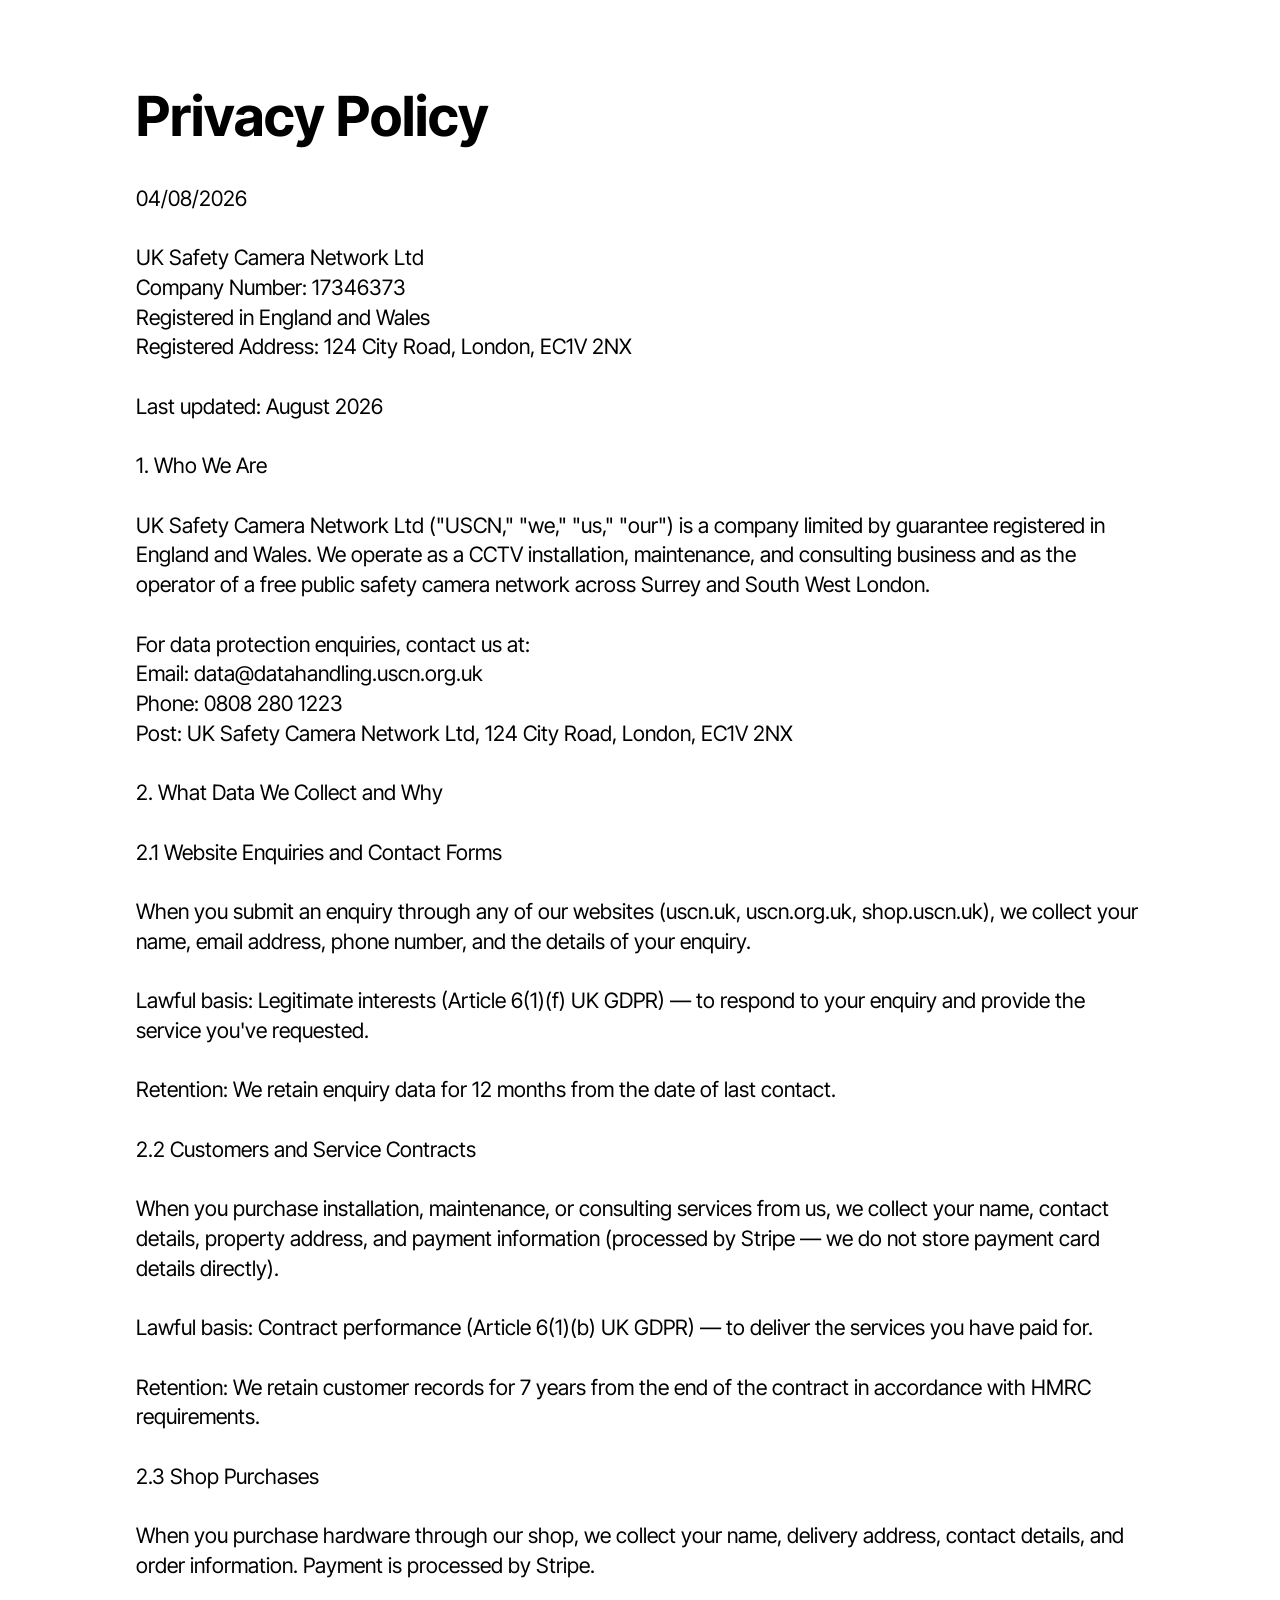
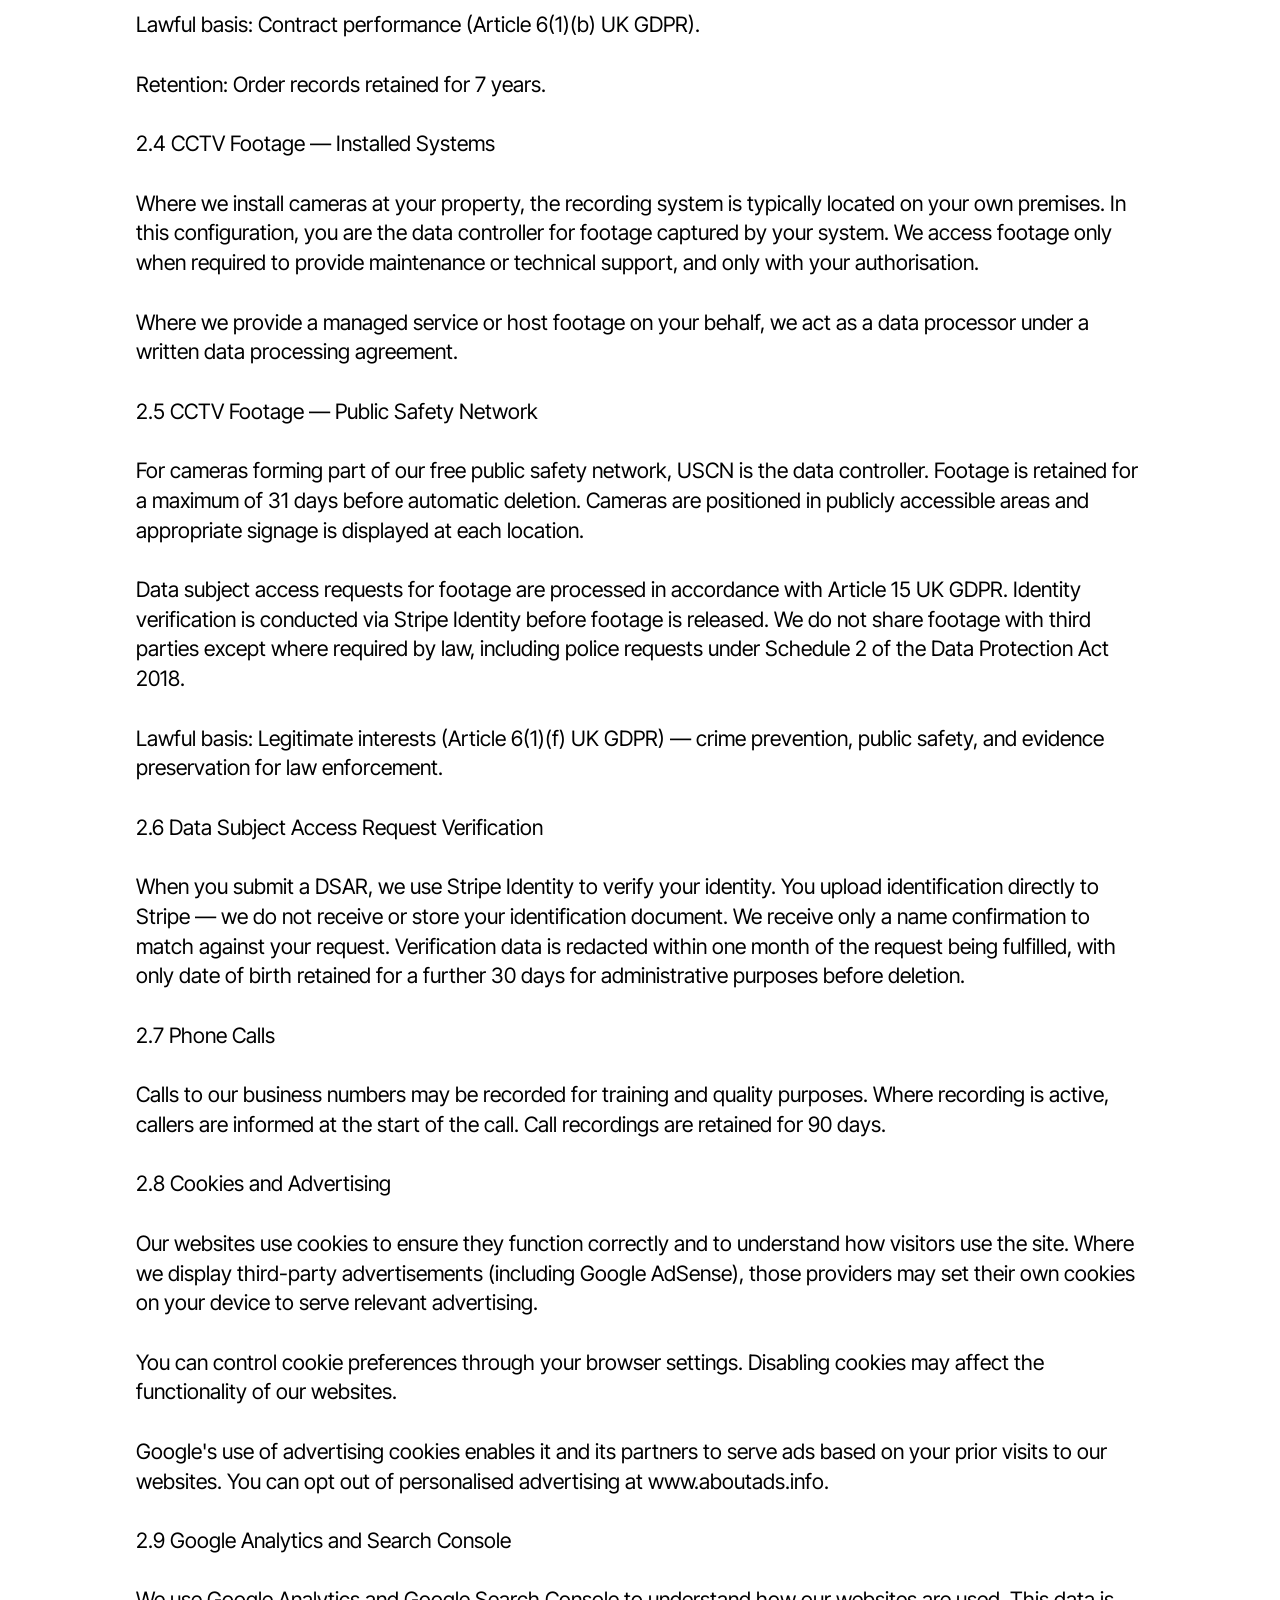
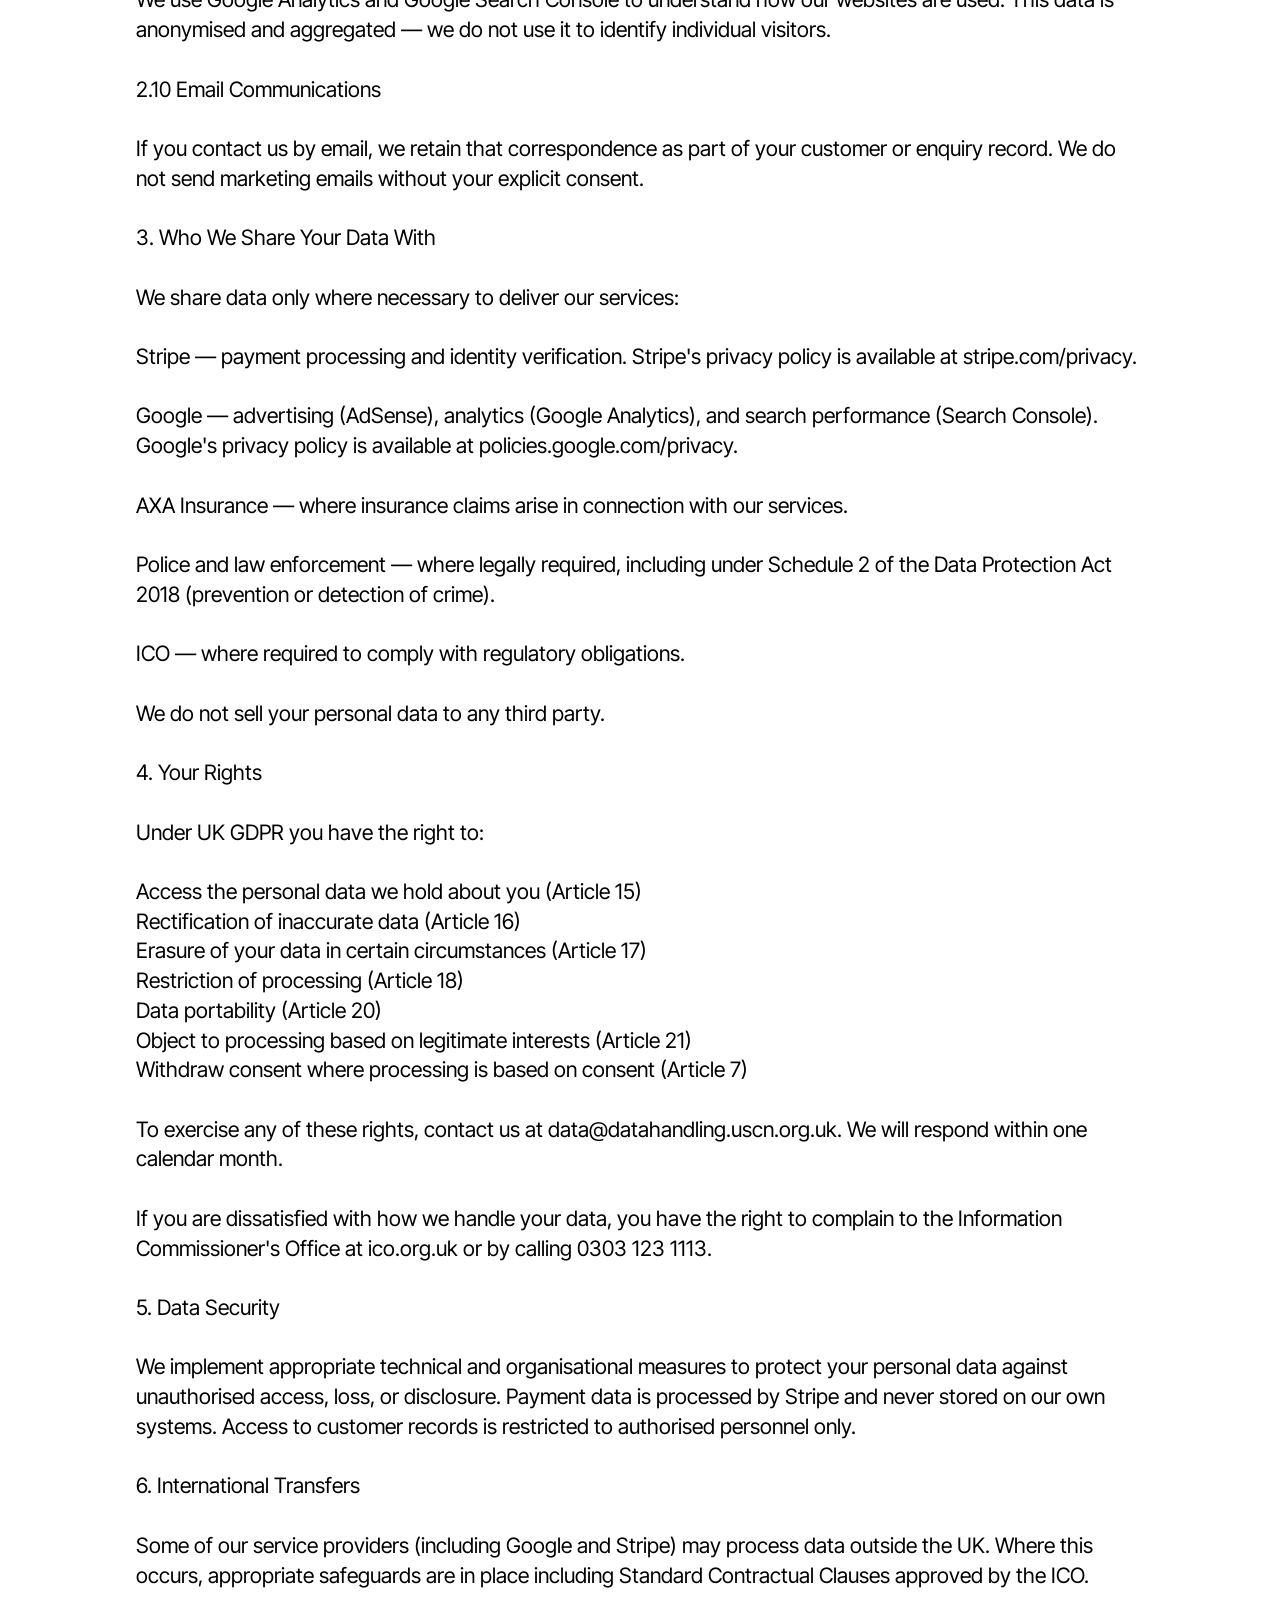
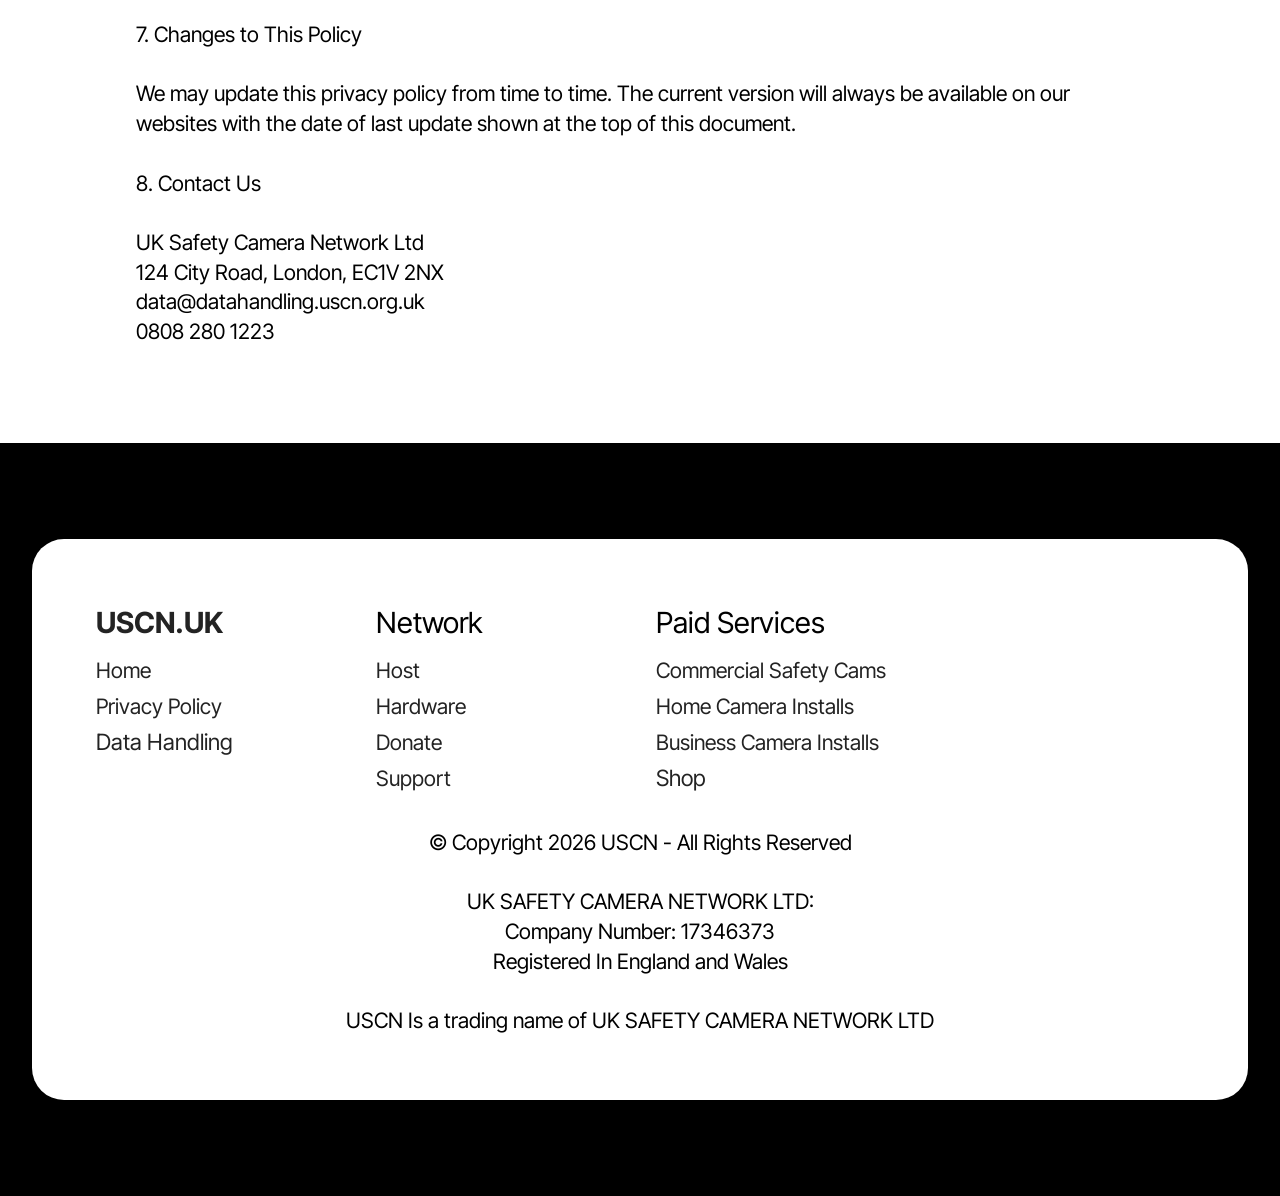
<file: privacypolicy.html>
<!DOCTYPE html>
<html  >
<head>
  
  <meta charset="UTF-8">
  <meta http-equiv="X-UA-Compatible" content="IE=edge">
  
  <meta name="viewport" content="width=device-width, initial-scale=1, minimum-scale=1">
  <link rel="shortcut icon" href="assets/images/20250726-1911280-128x72-2.png" type="image/x-icon">
  <meta name="description" content="">
  
  
  <title>Shop USCN Privacy Policy</title>
  <link rel="stylesheet" href="assets/bootstrap/css/bootstrap.min.css">
  <link rel="stylesheet" href="assets/bootstrap/css/bootstrap-grid.min.css">
  <link rel="stylesheet" href="assets/bootstrap/css/bootstrap-reboot.min.css">
  <link rel="stylesheet" href="assets/socicon/css/styles.css">
  <link rel="stylesheet" href="assets/theme/css/style.css">
  <link rel="preload" href="https://fonts.googleapis.com/css?family=Inter+Tight:100,200,300,400,500,600,700,800,900,100i,200i,300i,400i,500i,600i,700i,800i,900i&display=swap" as="style" onload="this.onload=null;this.rel='stylesheet'">
  <noscript><link rel="stylesheet" href="https://fonts.googleapis.com/css?family=Inter+Tight:100,200,300,400,500,600,700,800,900,100i,200i,300i,400i,500i,600i,700i,800i,900i&display=swap"></noscript>
  <link rel="preload" as="style" href="assets/mobirise/css/mbr-additional.css?v=w3Scge"><link rel="stylesheet" href="assets/mobirise/css/mbr-additional.css?v=w3Scge" type="text/css">

  
  
  
</head>
<body>
  
  <section data-bs-version="5.1" class="article12 cid-vri3g6g8Sr" id="article12-w">    
    
    <div class="container">
        <div class="row justify-content-center">
            <div class="col-md-12 col-lg-10">
                <h3 class="mbr-section-title mbr-fonts-style mb-4 mt-0 display-2"><strong>Privacy Policy</strong></h3>
                
                <p class="mbr-text mbr-fonts-style display-7">04/08/2026<br><br>UK Safety Camera Network Ltd<br>Company Number: 17346373<br>Registered in England and Wales<br>Registered Address: 124 City Road, London, EC1V 2NX<br><br>Last updated: August 2026<br><br>1. Who We Are<br><br>UK Safety Camera Network Ltd ("USCN," "we," "us," "our") is a company limited by guarantee registered in England and Wales. We operate as a CCTV installation, maintenance, and consulting business and as the operator of a free public safety camera network across Surrey and South West London.<br><br>For data protection enquiries, contact us at:<br>Email: data@datahandling.uscn.org.uk<br>Phone: 0808 280 1223<br>Post: UK Safety Camera Network Ltd, 124 City Road, London, EC1V 2NX<br><br>2. What Data We Collect and Why<br><br>2.1 Website Enquiries and Contact Forms<br><br>When you submit an enquiry through any of our websites (uscn.uk, uscn.org.uk, shop.uscn.uk), we collect your name, email address, phone number, and the details of your enquiry.<br><br>Lawful basis: Legitimate interests (Article 6(1)(f) UK GDPR) — to respond to your enquiry and provide the service you've requested.<br><br>Retention: We retain enquiry data for 12 months from the date of last contact.<br><br>2.2 Customers and Service Contracts<br><br>When you purchase installation, maintenance, or consulting services from us, we collect your name, contact details, property address, and payment information (processed by Stripe — we do not store payment card details directly).<br><br>Lawful basis: Contract performance (Article 6(1)(b) UK GDPR) — to deliver the services you have paid for.<br><br>Retention: We retain customer records for 7 years from the end of the contract in accordance with HMRC requirements.<br><br>2.3 Shop Purchases<br><br>When you purchase hardware through our shop, we collect your name, delivery address, contact details, and order information. Payment is processed by Stripe.<br><br>Lawful basis: Contract performance (Article 6(1)(b) UK GDPR).<br><br>Retention: Order records retained for 7 years.<br><br>2.4 CCTV Footage — Installed Systems<br><br>Where we install cameras at your property, the recording system is typically located on your own premises. In this configuration, you are the data controller for footage captured by your system. We access footage only when required to provide maintenance or technical support, and only with your authorisation.<br><br>Where we provide a managed service or host footage on your behalf, we act as a data processor under a written data processing agreement.<br><br>2.5 CCTV Footage — Public Safety Network<br><br>For cameras forming part of our free public safety network, USCN is the data controller. Footage is retained for a maximum of 31 days before automatic deletion. Cameras are positioned in publicly accessible areas and appropriate signage is displayed at each location.<br><br>Data subject access requests for footage are processed in accordance with Article 15 UK GDPR. Identity verification is conducted via Stripe Identity before footage is released. We do not share footage with third parties except where required by law, including police requests under Schedule 2 of the Data Protection Act 2018.<br><br>Lawful basis: Legitimate interests (Article 6(1)(f) UK GDPR) — crime prevention, public safety, and evidence preservation for law enforcement.<br><br>2.6 Data Subject Access Request Verification<br><br>When you submit a DSAR, we use Stripe Identity to verify your identity. You upload identification directly to Stripe — we do not receive or store your identification document. We receive only a name confirmation to match against your request. Verification data is redacted within one month of the request being fulfilled, with only date of birth retained for a further 30 days for administrative purposes before deletion.<br><br>2.7 Phone Calls<br><br>Calls to our business numbers may be recorded for training and quality purposes. Where recording is active, callers are informed at the start of the call. Call recordings are retained for 90 days.<br><br>2.8 Cookies and Advertising<br><br>Our websites use cookies to ensure they function correctly and to understand how visitors use the site. Where we display third-party advertisements (including Google AdSense), those providers may set their own cookies on your device to serve relevant advertising.<br><br>You can control cookie preferences through your browser settings. Disabling cookies may affect the functionality of our websites.<br><br>Google's use of advertising cookies enables it and its partners to serve ads based on your prior visits to our websites. You can opt out of personalised advertising at www.aboutads.info.<br><br>2.9 Google Analytics and Search Console<br><br>We use Google Analytics and Google Search Console to understand how our websites are used. This data is anonymised and aggregated — we do not use it to identify individual visitors.<br><br>2.10 Email Communications<br><br>If you contact us by email, we retain that correspondence as part of your customer or enquiry record. We do not send marketing emails without your explicit consent.<br><br>3. Who We Share Your Data With<br><br>We share data only where necessary to deliver our services:<br><br>Stripe — payment processing and identity verification. Stripe's privacy policy is available at stripe.com/privacy.<br><br>Google — advertising (AdSense), analytics (Google Analytics), and search performance (Search Console). Google's privacy policy is available at policies.google.com/privacy.<br><br>AXA Insurance — where insurance claims arise in connection with our services.<br><br>Police and law enforcement — where legally required, including under Schedule 2 of the Data Protection Act 2018 (prevention or detection of crime).<br><br>ICO — where required to comply with regulatory obligations.<br><br>We do not sell your personal data to any third party.<br><br>4. Your Rights<br><br>Under UK GDPR you have the right to:<br><br>Access the personal data we hold about you (Article 15)<br>Rectification of inaccurate data (Article 16)<br>Erasure of your data in certain circumstances (Article 17)<br>Restriction of processing (Article 18)<br>Data portability (Article 20)<br>Object to processing based on legitimate interests (Article 21)<br>Withdraw consent where processing is based on consent (Article 7)<br><br>To exercise any of these rights, contact us at data@datahandling.uscn.org.uk. We will respond within one calendar month.<br><br>If you are dissatisfied with how we handle your data, you have the right to complain to the Information Commissioner's Office at ico.org.uk or by calling 0303 123 1113.<br><br>5. Data Security<br><br>We implement appropriate technical and organisational measures to protect your personal data against unauthorised access, loss, or disclosure. Payment data is processed by Stripe and never stored on our own systems. Access to customer records is restricted to authorised personnel only.<br><br>6. International Transfers<br><br>Some of our service providers (including Google and Stripe) may process data outside the UK. Where this occurs, appropriate safeguards are in place including Standard Contractual Clauses approved by the ICO.<br><br>7. Changes to This Policy<br><br>We may update this privacy policy from time to time. The current version will always be available on our websites with the date of last update shown at the top of this document.<br><br>8. Contact Us<br><br>UK Safety Camera Network Ltd<br>124 City Road, London, EC1V 2NX<br>data@datahandling.uscn.org.uk<br>0808 280 1223</p>
            </div>
        </div>
    </div>
</section>

<section data-bs-version="5.1" class="footer1 cid-vqySvCr332" once="footers" id="footer01-v">
	

	
	
	<div class="container">
		<div class="row mbr-white">
			<div class="col-12 col-md-6 col-lg-3">
				<h5 class="mbr-section-subtitle mbr-fonts-style mb-2 display-5">
					<a href="index.html" class="text-black"><strong>USCN.UK</strong></a></h5>
				<ul class="list mbr-fonts-style display-7">
					<li class="mbr-text item-wrap"><a href="https://uscn.org.uk" class="text-black">Home</a></li><li class="mbr-text item-wrap"><a href="privacypolicy.html" class="text-black">Privacy&nbsp;Policy</a></li><li class="mbr-text item-wrap"><a href="https://datahandling.uscn.org.uk" class="text-black" style="font-size: 1.4rem;">Data Handling</a><br></li>
				</ul>
			</div>
			<div class="col-12 col-md-6 col-lg-3">
				<h5 class="mbr-section-subtitle mbr-fonts-style mb-2 display-5">Network</h5>
				<ul class="list mbr-fonts-style display-7">
					<li class="mbr-text item-wrap"><a href="https://host.uscn.org.uk" class="text-black">Host</a></li><li class="mbr-text item-wrap"><a href="https://ware.uscn.org.uk/hard.html" class="text-black text-primary">Hardware</a></li><li class="mbr-text item-wrap"><a href="https://gofund.me/22d5198e7" class="text-black text-primary">Donate</a></li><a href="host.html#article07-y" class="text-primary">
					</a><li class="mbr-text item-wrap"><a href="https://uscn.org.uk/support.html" class="text-black">Support</a></li>
				</ul>
			</div>
			<div class="col-12 col-md-6 col-lg-3">
				<h5 class="mbr-section-subtitle mbr-fonts-style mb-2 display-5">Paid Services</h5>
				<ul class="list mbr-fonts-style display-7">
					<li class="mbr-text item-wrap"><a href="https://ourservices.uscn.org.uk/index.html#pricing03-1z" class="text-black text-primary">Commercial Safety Cams</a></li><li class="mbr-text item-wrap"><a href="https://ourservices.uscn.org.uk/index.html#pricing03-2i" class="text-black text-primary">Home Camera Installs</a></li><li class="mbr-text item-wrap"><a href="https://ourservices.uscn.org.uk/index.html#pricing03-2j" class="text-black">Business Camera Installs</a>
</li><li class="mbr-text item-wrap"><a href="https://shop.uscn.org.uk" class="text-black text-primary" style="font-size: 1.4rem;">Shop</a><br></li>
				</ul>
			</div>
			<div class="col-12 col-md-6 col-lg-3">
				<h5 class="mbr-section-subtitle mbr-fonts-style mb-2 display-5">&nbsp;</h5>
				<ul class="list mbr-fonts-style display-7">
					<li class="mbr-text item-wrap"><br></li>
					<li class="mbr-text item-wrap"><br></li>
					<li class="mbr-text item-wrap"><br></li><li class="mbr-text item-wrap"><br></li>
				</ul>
			</div>
			
			<div class="col-12 mt-4">
				<p class="mbr-text mb-0 mbr-fonts-style copyright align-center display-7">
					© Copyright 2026 USCN - All Rights Reserved<br><br>UK SAFETY CAMERA NETWORK LTD:<br>Company Number: 17346373<br>Registered In England and Wales<br><br>USCN Is a trading name of&nbsp;UK SAFETY CAMERA NETWORK LTD<br></p>
			</div>
		</div>
	</div>
</section>


<script src="assets/bootstrap/js/bootstrap.bundle.min.js"></script>
  <script src="assets/smoothscroll/smooth-scroll.js"></script>
  <script src="assets/ytplayer/index.js"></script>
  <script src="assets/theme/js/script.js"></script>
  
  
  
</body>
</html>
</file>
<file: assets/socicon/css/styles.css>
@charset "UTF-8";

@font-face {
  font-family: 'Socicon';
  src:  url('../fonts/socicon.eot');
  src:  url('../fonts/socicon.eot?#iefix') format('embedded-opentype'),
    url('../fonts/socicon.woff2') format('woff2'),
    url('../fonts/socicon.ttf') format('truetype'),
    url('../fonts/socicon.woff') format('woff'),
    url('../fonts/socicon.svg#socicon') format('svg');
  font-weight: normal;
  font-style: normal;
  font-display: swap;
}

[data-icon]:before {
  font-family: "socicon" !important;
  content: attr(data-icon);
  font-style: normal !important;
  font-weight: normal !important;
  font-variant: normal !important;
  text-transform: none !important;
  speak: none;
  line-height: 1;
  -webkit-font-smoothing: antialiased;
  -moz-osx-font-smoothing: grayscale;
}

[class^="socicon-"], [class*=" socicon-"] {
  /* use !important to prevent issues with browser extensions that change fonts */
  font-family: 'Socicon' !important;
  speak: none;
  font-style: normal;
  font-weight: normal;
  font-variant: normal;
  text-transform: none;
  line-height: 1;

  /* Better Font Rendering =========== */
  -webkit-font-smoothing: antialiased;
  -moz-osx-font-smoothing: grayscale;
}

.socicon-500px:before {
  content: "\e000";
}
.socicon-8tracks:before {
  content: "\e001";
}
.socicon-airbnb:before {
  content: "\e002";
}
.socicon-alliance:before {
  content: "\e003";
}
.socicon-amazon:before {
  content: "\e004";
}
.socicon-amplement:before {
  content: "\e005";
}
.socicon-android:before {
  content: "\e006";
}
.socicon-angellist:before {
  content: "\e007";
}
.socicon-apple:before {
  content: "\e008";
}
.socicon-appnet:before {
  content: "\e009";
}
.socicon-baidu:before {
  content: "\e00a";
}
.socicon-bandcamp:before {
  content: "\e00b";
}
.socicon-battlenet:before {
  content: "\e00c";
}
.socicon-mixer:before {
  content: "\e00d";
}
.socicon-bebee:before {
  content: "\e00e";
}
.socicon-bebo:before {
  content: "\e00f";
}
.socicon-behance:before {
  content: "\e010";
}
.socicon-blizzard:before {
  content: "\e011";
}
.socicon-blogger:before {
  content: "\e012";
}
.socicon-buffer:before {
  content: "\e013";
}
.socicon-chrome:before {
  content: "\e014";
}
.socicon-coderwall:before {
  content: "\e015";
}
.socicon-curse:before {
  content: "\e016";
}
.socicon-dailymotion:before {
  content: "\e017";
}
.socicon-deezer:before {
  content: "\e018";
}
.socicon-delicious:before {
  content: "\e019";
}
.socicon-deviantart:before {
  content: "\e01a";
}
.socicon-diablo:before {
  content: "\e01b";
}
.socicon-digg:before {
  content: "\e01c";
}
.socicon-discord:before {
  content: "\e01d";
}
.socicon-disqus:before {
  content: "\e01e";
}
.socicon-douban:before {
  content: "\e01f";
}
.socicon-draugiem:before {
  content: "\e020";
}
.socicon-dribbble:before {
  content: "\e021";
}
.socicon-drupal:before {
  content: "\e022";
}
.socicon-ebay:before {
  content: "\e023";
}
.socicon-ello:before {
  content: "\e024";
}
.socicon-endomodo:before {
  content: "\e025";
}
.socicon-envato:before {
  content: "\e026";
}
.socicon-etsy:before {
  content: "\e027";
}
.socicon-facebook:before {
  content: "\e028";
}
.socicon-feedburner:before {
  content: "\e029";
}
.socicon-filmweb:before {
  content: "\e02a";
}
.socicon-firefox:before {
  content: "\e02b";
}
.socicon-flattr:before {
  content: "\e02c";
}
.socicon-flickr:before {
  content: "\e02d";
}
.socicon-formulr:before {
  content: "\e02e";
}
.socicon-forrst:before {
  content: "\e02f";
}
.socicon-foursquare:before {
  content: "\e030";
}
.socicon-friendfeed:before {
  content: "\e031";
}
.socicon-github:before {
  content: "\e032";
}
.socicon-goodreads:before {
  content: "\e033";
}
.socicon-google:before {
  content: "\e034";
}
.socicon-googlescholar:before {
  content: "\e035";
}
.socicon-googlegroups:before {
  content: "\e036";
}
.socicon-googlephotos:before {
  content: "\e037";
}
.socicon-googleplus:before {
  content: "\e038";
}
.socicon-grooveshark:before {
  content: "\e039";
}
.socicon-hackerrank:before {
  content: "\e03a";
}
.socicon-hearthstone:before {
  content: "\e03b";
}
.socicon-hellocoton:before {
  content: "\e03c";
}
.socicon-heroes:before {
  content: "\e03d";
}
.socicon-smashcast:before {
  content: "\e03e";
}
.socicon-horde:before {
  content: "\e03f";
}
.socicon-houzz:before {
  content: "\e040";
}
.socicon-icq:before {
  content: "\e041";
}
.socicon-identica:before {
  content: "\e042";
}
.socicon-imdb:before {
  content: "\e043";
}
.socicon-instagram:before {
  content: "\e044";
}
.socicon-issuu:before {
  content: "\e045";
}
.socicon-istock:before {
  content: "\e046";
}
.socicon-itunes:before {
  content: "\e047";
}
.socicon-keybase:before {
  content: "\e048";
}
.socicon-lanyrd:before {
  content: "\e049";
}
.socicon-lastfm:before {
  content: "\e04a";
}
.socicon-line:before {
  content: "\e04b";
}
.socicon-linkedin:before {
  content: "\e04c";
}
.socicon-livejournal:before {
  content: "\e04d";
}
.socicon-lyft:before {
  content: "\e04e";
}
.socicon-macos:before {
  content: "\e04f";
}
.socicon-mail:before {
  content: "\e050";
}
.socicon-medium:before {
  content: "\e051";
}
.socicon-meetup:before {
  content: "\e052";
}
.socicon-mixcloud:before {
  content: "\e053";
}
.socicon-modelmayhem:before {
  content: "\e054";
}
.socicon-mumble:before {
  content: "\e055";
}
.socicon-myspace:before {
  content: "\e056";
}
.socicon-newsvine:before {
  content: "\e057";
}
.socicon-nintendo:before {
  content: "\e058";
}
.socicon-npm:before {
  content: "\e059";
}
.socicon-odnoklassniki:before {
  content: "\e05a";
}
.socicon-openid:before {
  content: "\e05b";
}
.socicon-opera:before {
  content: "\e05c";
}
.socicon-outlook:before {
  content: "\e05d";
}
.socicon-overwatch:before {
  content: "\e05e";
}
.socicon-patreon:before {
  content: "\e05f";
}
.socicon-paypal:before {
  content: "\e060";
}
.socicon-periscope:before {
  content: "\e061";
}
.socicon-persona:before {
  content: "\e062";
}
.socicon-pinterest:before {
  content: "\e063";
}
.socicon-play:before {
  content: "\e064";
}
.socicon-player:before {
  content: "\e065";
}
.socicon-playstation:before {
  content: "\e066";
}
.socicon-pocket:before {
  content: "\e067";
}
.socicon-qq:before {
  content: "\e068";
}
.socicon-quora:before {
  content: "\e069";
}
.socicon-raidcall:before {
  content: "\e06a";
}
.socicon-ravelry:before {
  content: "\e06b";
}
.socicon-reddit:before {
  content: "\e06c";
}
.socicon-renren:before {
  content: "\e06d";
}
.socicon-researchgate:before {
  content: "\e06e";
}
.socicon-residentadvisor:before {
  content: "\e06f";
}
.socicon-reverbnation:before {
  content: "\e070";
}
.socicon-rss:before {
  content: "\e071";
}
.socicon-sharethis:before {
  content: "\e072";
}
.socicon-skype:before {
  content: "\e073";
}
.socicon-slideshare:before {
  content: "\e074";
}
.socicon-smugmug:before {
  content: "\e075";
}
.socicon-snapchat:before {
  content: "\e076";
}
.socicon-songkick:before {
  content: "\e077";
}
.socicon-soundcloud:before {
  content: "\e078";
}
.socicon-spotify:before {
  content: "\e079";
}
.socicon-stackexchange:before {
  content: "\e07a";
}
.socicon-stackoverflow:before {
  content: "\e07b";
}
.socicon-starcraft:before {
  content: "\e07c";
}
.socicon-stayfriends:before {
  content: "\e07d";
}
.socicon-steam:before {
  content: "\e07e";
}
.socicon-storehouse:before {
  content: "\e07f";
}
.socicon-strava:before {
  content: "\e080";
}
.socicon-streamjar:before {
  content: "\e081";
}
.socicon-stumbleupon:before {
  content: "\e082";
}
.socicon-swarm:before {
  content: "\e083";
}
.socicon-teamspeak:before {
  content: "\e084";
}
.socicon-teamviewer:before {
  content: "\e085";
}
.socicon-technorati:before {
  content: "\e086";
}
.socicon-telegram:before {
  content: "\e087";
}
.socicon-tripadvisor:before {
  content: "\e088";
}
.socicon-tripit:before {
  content: "\e089";
}
.socicon-triplej:before {
  content: "\e08a";
}
.socicon-tumblr:before {
  content: "\e08b";
}
.socicon-twitch:before {
  content: "\e08c";
}
.socicon-twitter:before {
  content: "\e08d";
}
.socicon-uber:before {
  content: "\e08e";
}
.socicon-ventrilo:before {
  content: "\e08f";
}
.socicon-viadeo:before {
  content: "\e090";
}
.socicon-viber:before {
  content: "\e091";
}
.socicon-viewbug:before {
  content: "\e092";
}
.socicon-vimeo:before {
  content: "\e093";
}
.socicon-vine:before {
  content: "\e094";
}
.socicon-vkontakte:before {
  content: "\e095";
}
.socicon-warcraft:before {
  content: "\e096";
}
.socicon-wechat:before {
  content: "\e097";
}
.socicon-weibo:before {
  content: "\e098";
}
.socicon-whatsapp:before {
  content: "\e099";
}
.socicon-wikipedia:before {
  content: "\e09a";
}
.socicon-windows:before {
  content: "\e09b";
}
.socicon-wordpress:before {
  content: "\e09c";
}
.socicon-wykop:before {
  content: "\e09d";
}
.socicon-xbox:before {
  content: "\e09e";
}
.socicon-xing:before {
  content: "\e09f";
}
.socicon-yahoo:before {
  content: "\e0a0";
}
.socicon-yammer:before {
  content: "\e0a1";
}
.socicon-yandex:before {
  content: "\e0a2";
}
.socicon-yelp:before {
  content: "\e0a3";
}
.socicon-younow:before {
  content: "\e0a4";
}
.socicon-youtube:before {
  content: "\e0a5";
}
.socicon-zapier:before {
  content: "\e0a6";
}
.socicon-zerply:before {
  content: "\e0a7";
}
.socicon-zomato:before {
  content: "\e0a8";
}
.socicon-zynga:before {
  content: "\e0a9";
}
.socicon-bluesky:before {
  content: "\e0aa";
}
.socicon-threads:before {
  content: "\e0ab";
}
.socicon-spreadshirt:before {
  content: "\e901";
}
.socicon-gamejolt:before {
  content: "\e902";
}
.socicon-trello:before {
  content: "\e903";
}
.socicon-tunein:before {
  content: "\e904";
}
.socicon-bloglovin:before {
  content: "\e905";
}
.socicon-gamewisp:before {
  content: "\e906";
}
.socicon-messenger:before {
  content: "\e907";
}
.socicon-pandora:before {
  content: "\e908";
}
.socicon-augment:before {
  content: "\e909";
}
.socicon-bitbucket:before {
  content: "\e90a";
}
.socicon-fyuse:before {
  content: "\e90b";
}
.socicon-yt-gaming:before {
  content: "\e90c";
}
.socicon-sketchfab:before {
  content: "\e90d";
}
.socicon-mobcrush:before {
  content: "\e90e";
}
.socicon-microsoft:before {
  content: "\e90f";
}
.socicon-realtor:before {
  content: "\e910";
}
.socicon-tidal:before {
  content: "\e911";
}
.socicon-qobuz:before {
  content: "\e912";
}
.socicon-natgeo:before {
  content: "\e913";
}
.socicon-mastodon:before {
  content: "\e914";
}
.socicon-unsplash:before {
  content: "\e915";
}
.socicon-homeadvisor:before {
  content: "\e916";
}
.socicon-angieslist:before {
  content: "\e917";
}
.socicon-codepen:before {
  content: "\e918";
}
.socicon-slack:before {
  content: "\e919";
}
.socicon-openaigym:before {
  content: "\e91a";
}
.socicon-logmein:before {
  content: "\e91b";
}
.socicon-fiverr:before {
  content: "\e91c";
}
.socicon-gotomeeting:before {
  content: "\e91d";
}
.socicon-aliexpress:before {
  content: "\e91e";
}
.socicon-guru:before {
  content: "\e91f";
}
.socicon-appstore:before {
  content: "\e920";
}
.socicon-homes:before {
  content: "\e921";
}
.socicon-zoom:before {
  content: "\e922";
}
.socicon-alibaba:before {
  content: "\e923";
}
.socicon-craigslist:before {
  content: "\e924";
}
.socicon-wix:before {
  content: "\e925";
}
.socicon-redfin:before {
  content: "\e926";
}
.socicon-googlecalendar:before {
  content: "\e927";
}
.socicon-shopify:before {
  content: "\e928";
}
.socicon-freelancer:before {
  content: "\e929";
}
.socicon-seedrs:before {
  content: "\e92a";
}
.socicon-bing:before {
  content: "\e92b";
}
.socicon-doodle:before {
  content: "\e92c";
}
.socicon-bonanza:before {
  content: "\e92d";
}
.socicon-squarespace:before {
  content: "\e92e";
}
.socicon-toptal:before {
  content: "\e92f";
}
.socicon-gust:before {
  content: "\e930";
}
.socicon-ask:before {
  content: "\e931";
}
.socicon-trulia:before {
  content: "\e932";
}
.socicon-loomly:before {
  content: "\e933";
}
.socicon-ghost:before {
  content: "\e934";
}
.socicon-upwork:before {
  content: "\e935";
}
.socicon-fundable:before {
  content: "\e936";
}
.socicon-booking:before {
  content: "\e937";
}
.socicon-googlemaps:before {
  content: "\e938";
}
.socicon-zillow:before {
  content: "\e939";
}
.socicon-niconico:before {
  content: "\e93a";
}
.socicon-toneden:before {
  content: "\e93b";
}
.socicon-crunchbase:before {
  content: "\e93c";
}
.socicon-homefy:before {
  content: "\e93d";
}
.socicon-calendly:before {
  content: "\e93e";
}
.socicon-livemaster:before {
  content: "\e93f";
}
.socicon-udemy:before {
  content: "\e940";
}
.socicon-codered:before {
  content: "\e941";
}
.socicon-origin:before {
  content: "\e942";
}
.socicon-nextdoor:before {
  content: "\e943";
}
.socicon-portfolio:before {
  content: "\e944";
}
.socicon-instructables:before {
  content: "\e945";
}
.socicon-gitlab:before {
  content: "\e946";
}
.socicon-hackernews:before {
  content: "\e947";
}
.socicon-smashwords:before {
  content: "\e948";
}
.socicon-kobo:before {
  content: "\e949";
}
.socicon-bookbub:before {
  content: "\e94a";
}
.socicon-mailru:before {
  content: "\e94b";
}
.socicon-moddb:before {
  content: "\e94c";
}
.socicon-indiedb:before {
  content: "\e94d";
}
.socicon-traxsource:before {
  content: "\e94e";
}
.socicon-gamefor:before {
  content: "\e94f";
}
.socicon-pixiv:before {
  content: "\e950";
}
.socicon-myanimelist:before {
  content: "\e951";
}
.socicon-blackberry:before {
  content: "\e952";
}
.socicon-wickr:before {
  content: "\e953";
}
.socicon-spip:before {
  content: "\e954";
}
.socicon-napster:before {
  content: "\e955";
}
.socicon-beatport:before {
  content: "\e956";
}
.socicon-hackerone:before {
  content: "\e957";
}
.socicon-internet:before {
  content: "\e958";
}
.socicon-ubuntu:before {
  content: "\e959";
}
.socicon-artstation:before {
  content: "\e95a";
}
.socicon-invision:before {
  content: "\e95b";
}
.socicon-torial:before {
  content: "\e95c";
}
.socicon-collectorz:before {
  content: "\e95d";
}
.socicon-seenthis:before {
  content: "\e95e";
}
.socicon-googleplaymusic:before {
  content: "\e95f";
}
.socicon-debian:before {
  content: "\e960";
}
.socicon-filmfreeway:before {
  content: "\e961";
}
.socicon-gnome:before {
  content: "\e962";
}
.socicon-itchio:before {
  content: "\e963";
}
.socicon-jamendo:before {
  content: "\e964";
}
.socicon-mix:before {
  content: "\e965";
}
.socicon-sharepoint:before {
  content: "\e966";
}
.socicon-tinder:before {
  content: "\e967";
}
.socicon-windguru:before {
  content: "\e968";
}
.socicon-cdbaby:before {
  content: "\e969";
}
.socicon-elementaryos:before {
  content: "\e96a";
}
.socicon-stage32:before {
  content: "\e96b";
}
.socicon-tiktok:before {
  content: "\e96c";
}
.socicon-gitter:before {
  content: "\e96d";
}
.socicon-letterboxd:before {
  content: "\e96e";
}
.socicon-threema:before {
  content: "\e96f";
}
.socicon-splice:before {
  content: "\e970";
}
.socicon-metapop:before {
  content: "\e971";
}
.socicon-naver:before {
  content: "\e972";
}
.socicon-remote:before {
  content: "\e973";
}
.socicon-flipboard:before {
  content: "\e974";
}
.socicon-googlehangouts:before {
  content: "\e975";
}
.socicon-dlive:before {
  content: "\e976";
}
.socicon-vsco:before {
  content: "\e977";
}
.socicon-stitcher:before {
  content: "\e978";
}
.socicon-avvo:before {
  content: "\e979";
}
.socicon-redbubble:before {
  content: "\e97a";
}
.socicon-society6:before {
  content: "\e97b";
}
.socicon-zazzle:before {
  content: "\e97c";
}
.socicon-eitaa:before {
  content: "\e97d";
}
.socicon-soroush:before {
  content: "\e97e";
}
.socicon-bale:before {
  content: "\e97f";
}
</file>
<file: assets/theme/css/style.css>
@charset "UTF-8";
section {
  background-color: #ffffff;
}

body {
  font-style: normal;
  line-height: 1.5;
  font-weight: 400;
  color: #232323;
  position: relative;
}

button {
  background-color: transparent;
  border-color: transparent;
}

.embla__button,
.carousel-control {
  background-color: #edefea !important;
  opacity: 0.8 !important;
  color: #464845 !important;
  border-color: #edefea !important;
}

.carousel .close,
.modalWindow .close {
  background-color: #edefea !important;
  color: #464845 !important;
  border-color: #edefea !important;
  opacity: 0.8 !important;
}

.carousel .close:hover,
.modalWindow .close:hover {
  opacity: 1 !important;
}

.carousel-indicators li {
  background-color: #edefea !important;
  border: 2px solid #464845 !important;
}

.carousel-indicators li:hover,
.carousel-indicators li:active {
  opacity: 0.8 !important;
}

.embla__button:hover,
.carousel-control:hover {
  background-color: #edefea !important;
  opacity: 1 !important;
}

.modalWindow-video-container {
  height: 80%;
}

section,
.container,
.container-fluid {
  position: relative;
  word-wrap: break-word;
}

a.mbr-iconfont:hover {
  text-decoration: none;
}

.article .lead p,
.article .lead ul,
.article .lead ol,
.article .lead pre,
.article .lead blockquote {
  margin-bottom: 0;
}

a {
  font-style: normal;
  font-weight: 400;
  cursor: pointer;
}
a, a:hover {
  text-decoration: none;
}

.mbr-section-title {
  font-style: normal;
  line-height: 1.3;
}

.mbr-section-subtitle {
  line-height: 1.3;
}

.mbr-text {
  font-style: normal;
  line-height: 1.7;
}

h1,
h2,
h3,
h4,
h5,
h6,
.display-1,
.display-2,
.display-4,
.display-5,
.display-7,
span,
p,
a {
  line-height: 1;
  word-break: break-word;
  word-wrap: break-word;
  font-weight: 400;
}

b,
strong {
  font-weight: bold;
}

input:-webkit-autofill, input:-webkit-autofill:hover, input:-webkit-autofill:focus, input:-webkit-autofill:active {
  transition-delay: 9999s;
  -webkit-transition-property: background-color, color;
  transition-property: background-color, color;
}

textarea[type=hidden] {
  display: none;
}

section {
  background-position: 50% 50%;
  background-repeat: no-repeat;
  background-size: cover;
}
section .mbr-background-video,
section .mbr-background-video-preview {
  position: absolute;
  bottom: 0;
  left: 0;
  right: 0;
  top: 0;
}

.hidden {
  visibility: hidden;
}

.mbr-z-index20 {
  z-index: 20;
}

/*! Base colors */
.mbr-white {
  color: #ffffff;
}

.mbr-black {
  color: #111111;
}

.mbr-bg-white {
  background-color: #ffffff;
}

.mbr-bg-black {
  background-color: #000000;
}

/*! Text-aligns */
.align-left {
  text-align: left;
}

.align-center {
  text-align: center;
}

.align-right {
  text-align: right;
}

/*! Font-weight  */
.mbr-light {
  font-weight: 300;
}

.mbr-regular {
  font-weight: 400;
}

.mbr-semibold {
  font-weight: 500;
}

.mbr-bold {
  font-weight: 700;
}

/*! Media  */
.media-content {
  flex-basis: 100%;
}

.media-container-row {
  display: flex;
  flex-direction: row;
  flex-wrap: wrap;
  justify-content: center;
  align-content: center;
  align-items: start;
}
.media-container-row .media-size-item {
  width: 400px;
}

.media-container-column {
  display: flex;
  flex-direction: column;
  flex-wrap: wrap;
  justify-content: center;
  align-content: center;
  align-items: stretch;
}
.media-container-column > * {
  width: 100%;
}

@media (min-width: 992px) {
  .media-container-row {
    flex-wrap: nowrap;
  }
}
figure {
  margin-bottom: 0;
  overflow: hidden;
}

figure[mbr-media-size] {
  transition: width 0.1s;
}

img,
iframe {
  display: block;
  width: 100%;
}

.card {
  background-color: transparent;
  border: none;
}

.card-box {
  width: 100%;
}

.card-img {
  text-align: center;
  flex-shrink: 0;
  -webkit-flex-shrink: 0;
}

.media {
  max-width: 100%;
  margin: 0 auto;
}

.mbr-figure {
  align-self: center;
}

.media-container > div {
  max-width: 100%;
}

.mbr-figure img,
.card-img img {
  width: 100%;
}

@media (max-width: 991px) {
  .media-size-item {
    width: auto !important;
  }
  .media {
    width: auto;
  }
  .mbr-figure {
    width: 100% !important;
  }
}
/*! Buttons */
.mbr-section-btn {
  margin-left: -0.6rem;
  margin-right: -0.6rem;
  font-size: 0;
}

.btn {
  font-weight: 600;
  border-width: 1px;
  font-style: normal;
  margin: 0.6rem 0.6rem;
  white-space: normal;
  transition: all 0.2s ease-in-out;
  display: inline-flex;
  align-items: center;
  justify-content: center;
  word-break: break-word;
}

.btn-sm {
  font-weight: 600;
  letter-spacing: 0px;
  transition: all 0.3s ease-in-out;
}

.btn-md {
  font-weight: 600;
  letter-spacing: 0px;
  transition: all 0.3s ease-in-out;
}

.btn-lg {
  font-weight: 600;
  letter-spacing: 0px;
  transition: all 0.3s ease-in-out;
}

.btn-form {
  margin: 0;
}
.btn-form:hover {
  cursor: pointer;
}

nav .mbr-section-btn {
  margin-left: 0rem;
  margin-right: 0rem;
}

/*! Btn icon margin */
.btn .mbr-iconfont,
.btn.btn-sm .mbr-iconfont {
  order: 1;
  cursor: pointer;
  margin-left: 0.5rem;
  vertical-align: sub;
}

.btn.btn-md .mbr-iconfont,
.btn.btn-md .mbr-iconfont {
  margin-left: 0.8rem;
}

.mbr-regular {
  font-weight: 400;
}

.mbr-semibold {
  font-weight: 500;
}

.mbr-bold {
  font-weight: 700;
}

[type=submit] {
  -webkit-appearance: none;
}

/*! Full-screen */
.mbr-fullscreen .mbr-overlay {
  min-height: 100vh;
}

.mbr-fullscreen {
  display: flex;
  display: -moz-flex;
  display: -ms-flex;
  display: -o-flex;
  align-items: center;
  min-height: 100vh;
  padding-top: 3rem;
  padding-bottom: 3rem;
}

/*! Map */
.map {
  height: 25rem;
  position: relative;
}
.map iframe {
  width: 100%;
  height: 100%;
}

/*! Scroll to top arrow */
.mbr-arrow-up {
  bottom: 25px;
  right: 90px;
  position: fixed;
  text-align: right;
  z-index: 5000;
  color: #ffffff;
  font-size: 22px;
}

.mbr-arrow-up a {
  background: rgba(0, 0, 0, 0.2);
  border-radius: 50%;
  color: #fff;
  display: inline-block;
  height: 60px;
  width: 60px;
  border: 2px solid #fff;
  outline-style: none !important;
  position: relative;
  text-decoration: none;
  transition: all 0.3s ease-in-out;
  cursor: pointer;
  text-align: center;
}
.mbr-arrow-up a:hover {
  background-color: rgba(0, 0, 0, 0.4);
}
.mbr-arrow-up a i {
  line-height: 60px;
}

.mbr-arrow-up-icon {
  display: block;
  color: #fff;
}

.mbr-arrow-up-icon::before {
  content: "›";
  display: inline-block;
  font-family: serif;
  font-size: 22px;
  line-height: 1;
  font-style: normal;
  position: relative;
  top: 6px;
  left: -4px;
  transform: rotate(-90deg);
}

/*! Arrow Down */
.mbr-arrow {
  position: absolute;
  bottom: 45px;
  left: 50%;
  width: 60px;
  height: 60px;
  cursor: pointer;
  background-color: rgba(80, 80, 80, 0.5);
  border-radius: 50%;
  transform: translateX(-50%);
}
@media (max-width: 767px) {
  .mbr-arrow {
    display: none;
  }
}
.mbr-arrow > a {
  display: inline-block;
  text-decoration: none;
  outline-style: none;
  animation: arrowdown 1.7s ease-in-out infinite;
  color: #ffffff;
}
.mbr-arrow > a > i {
  position: absolute;
  top: -2px;
  left: 15px;
  font-size: 2rem;
}

#scrollToTop a i::before {
  content: "";
  position: absolute;
  display: block;
  border-bottom: 2.5px solid #fff;
  border-left: 2.5px solid #fff;
  width: 27.8%;
  height: 27.8%;
  left: 50%;
  top: 51%;
  transform: translateY(-30%) translateX(-50%) rotate(135deg);
}

@keyframes arrowdown {
  0% {
    transform: translateY(0px);
  }
  50% {
    transform: translateY(-5px);
  }
  100% {
    transform: translateY(0px);
  }
}
@media (max-width: 500px) {
  .mbr-arrow-up {
    left: 0;
    right: 0;
    text-align: center;
  }
}
/*Gradients animation*/
@keyframes gradient-animation {
  from {
    background-position: 0% 100%;
    animation-timing-function: ease-in-out;
  }
  to {
    background-position: 100% 0%;
    animation-timing-function: ease-in-out;
  }
}
.bg-gradient {
  background-size: 200% 200%;
  animation: gradient-animation 5s infinite alternate;
  -webkit-animation: gradient-animation 5s infinite alternate;
}

.menu .navbar-brand {
  display: -webkit-flex;
}
.menu .navbar-brand span {
  display: flex;
  display: -webkit-flex;
}
.menu .navbar-brand .navbar-caption-wrap {
  display: -webkit-flex;
}
.menu .navbar-brand .navbar-logo img {
  display: -webkit-flex;
  width: auto;
}
@media (min-width: 768px) and (max-width: 991px) {
  .menu .navbar-toggleable-sm .navbar-nav {
    display: -ms-flexbox;
  }
}
@media (max-width: 991px) {
  .menu .navbar-collapse {
    max-height: 93.5vh;
  }
  .menu .navbar-collapse.show {
    overflow: auto;
  }
}
@media (min-width: 992px) {
  .menu .navbar-nav.nav-dropdown {
    display: -webkit-flex;
  }
  .menu .navbar-toggleable-sm .navbar-collapse {
    display: -webkit-flex !important;
  }
  .menu .collapsed .navbar-collapse {
    max-height: 93.5vh;
  }
  .menu .collapsed .navbar-collapse.show {
    overflow: auto;
  }
}
@media (max-width: 767px) {
  .menu .navbar-collapse {
    max-height: 80vh;
  }
}

.nav-link .mbr-iconfont {
  margin-right: 0.5rem;
}

.navbar {
  display: -webkit-flex;
  -webkit-flex-wrap: wrap;
  -webkit-align-items: center;
  -webkit-justify-content: space-between;
}

.navbar-collapse {
  -webkit-flex-basis: 100%;
  -webkit-flex-grow: 1;
  -webkit-align-items: center;
}

.nav-dropdown .link {
  padding: 0.667em 1.667em !important;
  margin: 0 !important;
}

.nav {
  display: -webkit-flex;
  -webkit-flex-wrap: wrap;
}

.row {
  display: -webkit-flex;
  -webkit-flex-wrap: wrap;
}

.justify-content-center {
  -webkit-justify-content: center;
}

.form-inline {
  display: -webkit-flex;
}

.card-wrapper {
  -webkit-flex: 1;
}

.carousel-control {
  z-index: 10;
  display: -webkit-flex;
}

.carousel-controls {
  display: -webkit-flex;
}

.media {
  display: -webkit-flex;
}

.form-group:focus {
  outline: none;
}

.jq-selectbox__select {
  padding: 7px 0;
  position: relative;
}

.jq-selectbox__dropdown {
  overflow: hidden;
  border-radius: 10px;
  position: absolute;
  top: 100%;
  left: 0 !important;
  width: 100% !important;
}

.jq-selectbox__trigger-arrow {
  right: 0;
  transform: translateY(-50%);
}

.jq-selectbox li {
  padding: 1.07em 0.5em;
}

input[type=range] {
  padding-left: 0 !important;
  padding-right: 0 !important;
}

.modal-dialog,
.modal-content {
  height: 100%;
}

.modal-dialog .carousel-inner {
  height: calc(100vh - 1.75rem);
}
@media (max-width: 575px) {
  .modal-dialog .carousel-inner {
    height: calc(100vh - 1rem);
  }
}

.carousel-item {
  text-align: center;
}

.carousel-item img {
  margin: auto;
}

.navbar-toggler {
  align-self: flex-start;
  padding: 0.25rem 0.75rem;
  font-size: 1.25rem;
  line-height: 1;
  background: transparent;
  border: 1px solid transparent;
  border-radius: 0.25rem;
}

.navbar-toggler:focus,
.navbar-toggler:hover {
  text-decoration: none;
  box-shadow: none;
}

.navbar-toggler-icon {
  display: inline-block;
  width: 1.5em;
  height: 1.5em;
  vertical-align: middle;
  content: "";
  background: no-repeat center center;
  background-size: 100% 100%;
}

.navbar-toggler-left {
  position: absolute;
  left: 1rem;
}

.navbar-toggler-right {
  position: absolute;
  right: 1rem;
}

.card-img {
  width: auto;
}

.menu .navbar.collapsed:not(.beta-menu) {
  flex-direction: column;
}

.carousel-item.active,
.carousel-item-next,
.carousel-item-prev {
  display: flex;
}

.note-air-layout .dropup .dropdown-menu,
.note-air-layout .navbar-fixed-bottom .dropdown .dropdown-menu {
  bottom: initial !important;
}

html,
body {
  height: auto;
  min-height: 100vh;
}

.dropup .dropdown-toggle::after {
  display: none;
}

.form-asterisk {
  font-family: initial;
  position: absolute;
  top: -2px;
  font-weight: normal;
}

.form-control-label {
  position: relative;
  cursor: pointer;
  margin-bottom: 0.357em;
  padding: 0;
}

.alert {
  color: #ffffff;
  border-radius: 0;
  border: 0;
  font-size: 1.1rem;
  line-height: 1.5;
  margin-bottom: 1.875rem;
  padding: 1.25rem;
  position: relative;
  text-align: center;
}
.alert.alert-form::after {
  background-color: inherit;
  bottom: -7px;
  content: "";
  display: block;
  height: 14px;
  left: 50%;
  margin-left: -7px;
  position: absolute;
  transform: rotate(45deg);
  width: 14px;
}

.form-control {
  background-color: #ffffff;
  background-clip: border-box;
  color: #232323;
  line-height: 1rem !important;
  height: auto;
  padding: 1.2rem 2rem;
  transition: border-color 0.25s ease 0s;
  border: 1px solid transparent !important;
  border-radius: 4px;
  box-shadow: rgba(0, 0, 0, 0.07) 0px 1px 1px 0px, rgba(0, 0, 0, 0.07) 0px 1px 3px 0px, rgba(0, 0, 0, 0.03) 0px 0px 0px 1px;
}
.form-active .form-control:invalid {
  border-color: red;
}

.row > * {
  padding-right: 1rem;
  padding-left: 1rem;
}

form .row {
  margin-left: -0.6rem;
  margin-right: -0.6rem;
}
form .row [class*=col] {
  padding-left: 0.6rem;
  padding-right: 0.6rem;
}

form .mbr-section-btn {
  padding-left: 0.6rem;
  padding-right: 0.6rem;
}

form .form-check-input {
  margin-top: 0.5;
}

textarea.form-control {
  line-height: 1.5rem !important;
}

.form-group {
  margin-bottom: 1.2rem;
}

.form-control,
form .btn {
  min-height: 48px;
}

.gdpr-block label span.textGDPR input[name=gdpr] {
  top: 7px;
}

.form-control:focus {
  box-shadow: none;
}

:focus {
  outline: none;
}

.mbr-overlay {
  background-color: #000;
  bottom: 0;
  left: 0;
  opacity: 0.5;
  position: absolute;
  right: 0;
  top: 0;
  z-index: 0;
  pointer-events: none;
}

blockquote {
  font-style: italic;
  padding: 3rem;
  font-size: 1.09rem;
  position: relative;
  border-left: 3px solid;
}

ul,
ol,
pre,
blockquote {
  margin-bottom: 2.3125rem;
}

.mt-4 {
  margin-top: 2rem !important;
}

.mb-4 {
  margin-bottom: 2rem !important;
}

.container,
.container-fluid {
  padding-left: 16px;
  padding-right: 16px;
}

.row {
  margin-left: -16px;
  margin-right: -16px;
}
.row > [class*=col] {
  padding-left: 16px;
  padding-right: 16px;
}

@media (min-width: 992px) {
  .container-fluid {
    padding-left: 32px;
    padding-right: 32px;
  }
}
@media (max-width: 991px) {
  .mbr-container {
    padding-left: 16px;
    padding-right: 16px;
  }
}
.app-video-wrapper > img {
  opacity: 1;
}

.app-video-wrapper {
  background: transparent;
}

.item {
  position: relative;
}

.dropdown-menu .dropdown-menu {
  left: 100%;
}

.dropdown-item + .dropdown-menu {
  display: none;
}

.dropdown-item:hover + .dropdown-menu,
.dropdown-menu:hover {
  display: block;
}

@media (min-aspect-ratio: 16/9) {
  .mbr-video-foreground {
    height: 300% !important;
    top: -100% !important;
  }
}
@media (max-aspect-ratio: 16/9) {
  .mbr-video-foreground {
    width: 300% !important;
    left: -100% !important;
  }
}
</file>
<file: assets/mobirise/css/mbr-additional.css>
.btn {
  border-width: 2px;
}
img,
.card-wrap,
.card-wrapper,
.video-wrapper,
.mbr-figure iframe,
.google-map iframe,
.slide-content,
.plan,
.card,
.item-wrapper {
  border-radius: 2rem !important;
}
.video-wrapper {
  overflow: hidden;
}
body {
  font-family: Inter Tight;
}
.display-1 {
  font-family: 'Inter Tight', sans-serif;
  font-size: 5rem;
  line-height: 1;
}
.display-1 > .mbr-iconfont {
  font-size: 6.25rem;
}
.display-2 {
  font-family: 'Inter Tight', sans-serif;
  font-size: 4rem;
  line-height: 1;
}
.display-2 > .mbr-iconfont {
  font-size: 5rem;
}
.display-4 {
  font-family: 'Inter Tight', sans-serif;
  font-size: 1.4rem;
  line-height: 1.5;
}
.display-4 > .mbr-iconfont {
  font-size: 1.75rem;
}
.display-5 {
  font-family: 'Inter Tight', sans-serif;
  font-size: 2rem;
  line-height: 1.5;
}
.display-5 > .mbr-iconfont {
  font-size: 2.5rem;
}
.display-7 {
  font-family: 'Inter Tight', sans-serif;
  font-size: 1.4rem;
  line-height: 1.3;
}
.display-7 > .mbr-iconfont {
  font-size: 1.75rem;
}
/* ---- Fluid typography for mobile devices ---- */
/* 1.4 - font scale ratio ( bootstrap == 1.42857 ) */
/* 100vw - current viewport width */
/* (48 - 20)  48 == 48rem == 768px, 20 == 20rem == 320px(minimal supported viewport) */
/* 0.65 - min scale variable, may vary */
@media (max-width: 992px) {
  .display-1 {
    font-size: 4rem;
  }
}
@media (max-width: 768px) {
  .display-1 {
    font-size: 3.5rem;
    font-size: calc( 2.4rem + (5 - 2.4) * ((100vw - 20rem) / (48 - 20)));
    line-height: calc( 1.1 * (2.4rem + (5 - 2.4) * ((100vw - 20rem) / (48 - 20))));
  }
  .display-2 {
    font-size: 3.2rem;
    font-size: calc( 2.05rem + (4 - 2.05) * ((100vw - 20rem) / (48 - 20)));
    line-height: calc( 1.3 * (2.05rem + (4 - 2.05) * ((100vw - 20rem) / (48 - 20))));
  }
  .display-4 {
    font-size: 1.12rem;
    font-size: calc( 1.14rem + (1.4 - 1.14) * ((100vw - 20rem) / (48 - 20)));
    line-height: calc( 1.4 * (1.14rem + (1.4 - 1.14) * ((100vw - 20rem) / (48 - 20))));
  }
  .display-5 {
    font-size: 1.6rem;
    font-size: calc( 1.35rem + (2 - 1.35) * ((100vw - 20rem) / (48 - 20)));
    line-height: calc( 1.4 * (1.35rem + (2 - 1.35) * ((100vw - 20rem) / (48 - 20))));
  }
  .display-7 {
    font-size: 1.12rem;
    font-size: calc( 1.14rem + (1.4 - 1.14) * ((100vw - 20rem) / (48 - 20)));
    line-height: calc( 1.4 * (1.14rem + (1.4 - 1.14) * ((100vw - 20rem) / (48 - 20))));
  }
}
@media (min-width: 992px) and (max-width: 1400px) {
  .display-1 {
    font-size: 3.5rem;
    font-size: calc( 2.4rem + (5 - 2.4) * ((100vw - 62rem) / (87 - 62)));
    line-height: calc( 1.1 * (2.4rem + (5 - 2.4) * ((100vw - 62rem) / (87 - 62))));
  }
  .display-2 {
    font-size: 3.2rem;
    font-size: calc( 2.05rem + (4 - 2.05) * ((100vw - 62rem) / (87 - 62)));
    line-height: calc( 1.3 * (2.05rem + (4 - 2.05) * ((100vw - 62rem) / (87 - 62))));
  }
  .display-4 {
    font-size: 1.12rem;
    font-size: calc( 1.14rem + (1.4 - 1.14) * ((100vw - 62rem) / (87 - 62)));
    line-height: calc( 1.4 * (1.14rem + (1.4 - 1.14) * ((100vw - 62rem) / (87 - 62))));
  }
  .display-5 {
    font-size: 1.6rem;
    font-size: calc( 1.35rem + (2 - 1.35) * ((100vw - 62rem) / (87 - 62)));
    line-height: calc( 1.4 * (1.35rem + (2 - 1.35) * ((100vw - 62rem) / (87 - 62))));
  }
  .display-7 {
    font-size: 1.12rem;
    font-size: calc( 1.14rem + (1.4 - 1.14) * ((100vw - 62rem) / (87 - 62)));
    line-height: calc( 1.4 * (1.14rem + (1.4 - 1.14) * ((100vw - 62rem) / (87 - 62))));
  }
}
/* Buttons */
.btn {
  padding: 1.25rem 2rem;
  border-radius: 4px;
}
@media (max-width: 767px) {
  .btn {
    padding: 0.75rem 1.5rem;
  }
}
.btn-sm {
  padding: 0.6rem 1.2rem;
  border-radius: 4px;
}
.btn-md {
  padding: 0.6rem 1.2rem;
  border-radius: 4px;
}
.btn-lg {
  padding: 1.25rem 2rem;
  border-radius: 4px;
}
.bg-primary {
  background-color: #9fe870 !important;
}
.bg-success {
  background-color: #3a341c !important;
}
.bg-info {
  background-color: #320707 !important;
}
.bg-warning {
  background-color: #a0e2e1 !important;
}
.bg-danger {
  background-color: #ffea64 !important;
}
.btn-primary,
.btn-primary:active {
  background-color: #9fe870 !important;
  border-color: #9fe870 !important;
  color: #264d0c !important;
  box-shadow: none;
}
.btn-primary:hover,
.btn-primary:focus,
.btn-primary.focus,
.btn-primary.active {
  color: inherit;
  background-color: #bcef9c !important;
  border-color: #bcef9c !important;
  box-shadow: none;
}
.btn-primary.disabled,
.btn-primary:disabled {
  color: #264d0c !important;
  background-color: #bcef9c !important;
  border-color: #bcef9c !important;
}
.btn-secondary,
.btn-secondary:active {
  background-color: #ffd7ef !important;
  border-color: #ffd7ef !important;
  color: #d70081 !important;
  box-shadow: none;
}
.btn-secondary:hover,
.btn-secondary:focus,
.btn-secondary.focus,
.btn-secondary.active {
  color: inherit;
  background-color: #ffffff !important;
  border-color: #ffffff !important;
  box-shadow: none;
}
.btn-secondary.disabled,
.btn-secondary:disabled {
  color: #d70081 !important;
  background-color: #ffffff !important;
  border-color: #ffffff !important;
}
.btn-info,
.btn-info:active {
  background-color: #320707 !important;
  border-color: #320707 !important;
  color: #ffffff !important;
  box-shadow: none;
}
.btn-info:hover,
.btn-info:focus,
.btn-info.focus,
.btn-info.active {
  color: inherit;
  background-color: #5f0d0d !important;
  border-color: #5f0d0d !important;
  box-shadow: none;
}
.btn-info.disabled,
.btn-info:disabled {
  color: #ffffff !important;
  background-color: #5f0d0d !important;
  border-color: #5f0d0d !important;
}
.btn-success,
.btn-success:active {
  background-color: #3a341c !important;
  border-color: #3a341c !important;
  color: #ffffff !important;
  box-shadow: none;
}
.btn-success:hover,
.btn-success:focus,
.btn-success.focus,
.btn-success.active {
  color: inherit;
  background-color: #5c532d !important;
  border-color: #5c532d !important;
  box-shadow: none;
}
.btn-success.disabled,
.btn-success:disabled {
  color: #ffffff !important;
  background-color: #5c532d !important;
  border-color: #5c532d !important;
}
.btn-warning,
.btn-warning:active {
  background-color: #a0e2e1 !important;
  border-color: #a0e2e1 !important;
  color: #1f6463 !important;
  box-shadow: none;
}
.btn-warning:hover,
.btn-warning:focus,
.btn-warning.focus,
.btn-warning.active {
  color: inherit;
  background-color: #c7eeed !important;
  border-color: #c7eeed !important;
  box-shadow: none;
}
.btn-warning.disabled,
.btn-warning:disabled {
  color: #1f6463 !important;
  background-color: #c7eeed !important;
  border-color: #c7eeed !important;
}
.btn-danger,
.btn-danger:active {
  background-color: #ffea64 !important;
  border-color: #ffea64 !important;
  color: #645600 !important;
  box-shadow: none;
}
.btn-danger:hover,
.btn-danger:focus,
.btn-danger.focus,
.btn-danger.active {
  color: inherit;
  background-color: #fff197 !important;
  border-color: #fff197 !important;
  box-shadow: none;
}
.btn-danger.disabled,
.btn-danger:disabled {
  color: #645600 !important;
  background-color: #fff197 !important;
  border-color: #fff197 !important;
}
.btn-white,
.btn-white:active {
  background-color: #eff0ec !important;
  border-color: #eff0ec !important;
  color: #757b62 !important;
  box-shadow: none;
}
.btn-white:hover,
.btn-white:focus,
.btn-white.focus,
.btn-white.active {
  color: inherit;
  background-color: #ffffff !important;
  border-color: #ffffff !important;
  box-shadow: none;
}
.btn-white.disabled,
.btn-white:disabled {
  color: #757b62 !important;
  background-color: #ffffff !important;
  border-color: #ffffff !important;
}
.btn-black,
.btn-black:active {
  background-color: #232323 !important;
  border-color: #232323 !important;
  color: #ffffff !important;
  box-shadow: none;
}
.btn-black:hover,
.btn-black:focus,
.btn-black.focus,
.btn-black.active {
  color: inherit;
  background-color: #3d3d3d !important;
  border-color: #3d3d3d !important;
  box-shadow: none;
}
.btn-black.disabled,
.btn-black:disabled {
  color: #ffffff !important;
  background-color: #3d3d3d !important;
  border-color: #3d3d3d !important;
}
.btn-primary-outline,
.btn-primary-outline:active {
  background-color: transparent !important;
  border-color: #9fe870;
  color: #9fe870;
}
.btn-primary-outline:hover,
.btn-primary-outline:focus,
.btn-primary-outline.focus,
.btn-primary-outline.active {
  color: #6ddc25 !important;
  background-color: transparent !important;
  border-color: #6ddc25 !important;
  box-shadow: none !important;
}
.btn-primary-outline.disabled,
.btn-primary-outline:disabled {
  color: #264d0c !important;
  background-color: #9fe870 !important;
  border-color: #9fe870 !important;
}
.btn-secondary-outline,
.btn-secondary-outline:active {
  background-color: transparent !important;
  border-color: #ffd7ef;
  color: #ffd7ef;
}
.btn-secondary-outline:hover,
.btn-secondary-outline:focus,
.btn-secondary-outline.focus,
.btn-secondary-outline.active {
  color: #ff80cc !important;
  background-color: transparent !important;
  border-color: #ff80cc !important;
  box-shadow: none !important;
}
.btn-secondary-outline.disabled,
.btn-secondary-outline:disabled {
  color: #d70081 !important;
  background-color: #ffd7ef !important;
  border-color: #ffd7ef !important;
}
.btn-info-outline,
.btn-info-outline:active {
  background-color: transparent !important;
  border-color: #320707;
  color: #320707;
}
.btn-info-outline:hover,
.btn-info-outline:focus,
.btn-info-outline.focus,
.btn-info-outline.active {
  color: #000000 !important;
  background-color: transparent !important;
  border-color: #000000 !important;
  box-shadow: none !important;
}
.btn-info-outline.disabled,
.btn-info-outline:disabled {
  color: #ffffff !important;
  background-color: #320707 !important;
  border-color: #320707 !important;
}
.btn-success-outline,
.btn-success-outline:active {
  background-color: transparent !important;
  border-color: #3a341c;
  color: #3a341c;
}
.btn-success-outline:hover,
.btn-success-outline:focus,
.btn-success-outline.focus,
.btn-success-outline.active {
  color: #000000 !important;
  background-color: transparent !important;
  border-color: #000000 !important;
  box-shadow: none !important;
}
.btn-success-outline.disabled,
.btn-success-outline:disabled {
  color: #ffffff !important;
  background-color: #3a341c !important;
  border-color: #3a341c !important;
}
.btn-warning-outline,
.btn-warning-outline:active {
  background-color: transparent !important;
  border-color: #a0e2e1;
  color: #a0e2e1;
}
.btn-warning-outline:hover,
.btn-warning-outline:focus,
.btn-warning-outline.focus,
.btn-warning-outline.active {
  color: #5ececc !important;
  background-color: transparent !important;
  border-color: #5ececc !important;
  box-shadow: none !important;
}
.btn-warning-outline.disabled,
.btn-warning-outline:disabled {
  color: #1f6463 !important;
  background-color: #a0e2e1 !important;
  border-color: #a0e2e1 !important;
}
.btn-danger-outline,
.btn-danger-outline:active {
  background-color: transparent !important;
  border-color: #ffea64;
  color: #ffea64;
}
.btn-danger-outline:hover,
.btn-danger-outline:focus,
.btn-danger-outline.focus,
.btn-danger-outline.active {
  color: #ffde0d !important;
  background-color: transparent !important;
  border-color: #ffde0d !important;
  box-shadow: none !important;
}
.btn-danger-outline.disabled,
.btn-danger-outline:disabled {
  color: #645600 !important;
  background-color: #ffea64 !important;
  border-color: #ffea64 !important;
}
.btn-black-outline,
.btn-black-outline:active {
  background-color: transparent !important;
  border-color: #232323;
  color: #232323;
}
.btn-black-outline:hover,
.btn-black-outline:focus,
.btn-black-outline.focus,
.btn-black-outline.active {
  color: #000000 !important;
  background-color: transparent !important;
  border-color: #000000 !important;
  box-shadow: none !important;
}
.btn-black-outline.disabled,
.btn-black-outline:disabled {
  color: #ffffff !important;
  background-color: #232323 !important;
  border-color: #232323 !important;
}
.btn-white-outline,
.btn-white-outline:active {
  background-color: transparent !important;
  border-color: #fafafa;
  color: #fafafa;
}
.btn-white-outline:hover,
.btn-white-outline:focus,
.btn-white-outline.focus,
.btn-white-outline.active {
  color: #cfcfcf !important;
  background-color: transparent !important;
  border-color: #cfcfcf !important;
  box-shadow: none !important;
}
.btn-white-outline.disabled,
.btn-white-outline:disabled {
  color: #7a7a7a !important;
  background-color: #fafafa !important;
  border-color: #fafafa !important;
}
.text-primary {
  color: #9fe870 !important;
}
.text-secondary {
  color: #ffd7ef !important;
}
.text-success {
  color: #3a341c !important;
}
.text-info {
  color: #320707 !important;
}
.text-warning {
  color: #a0e2e1 !important;
}
.text-danger {
  color: #ffea64 !important;
}
.text-white {
  color: #fafafa !important;
}
.text-black {
  color: #232323 !important;
}
a.text-primary:hover,
a.text-primary:focus,
a.text-primary.active {
  color: #66d022 !important;
}
a.text-secondary:hover,
a.text-secondary:focus,
a.text-secondary.active {
  color: #ff71c6 !important;
}
a.text-success:hover,
a.text-success:focus,
a.text-success.active {
  color: #000000 !important;
}
a.text-info:hover,
a.text-info:focus,
a.text-info.active {
  color: #000000 !important;
}
a.text-warning:hover,
a.text-warning:focus,
a.text-warning.active {
  color: #52cac8 !important;
}
a.text-danger:hover,
a.text-danger:focus,
a.text-danger.active {
  color: #fddb00 !important;
}
a.text-white:hover,
a.text-white:focus,
a.text-white.active {
  color: #c7c7c7 !important;
}
a.text-black:hover,
a.text-black:focus,
a.text-black.active {
  color: #000000 !important;
}
a[class*="text-"]:not(.nav-link):not(.dropdown-item):not([role]):not(.navbar-caption) {
  position: relative;
  background-image: transparent;
  background-size: 10000px 2px;
  background-repeat: no-repeat;
  background-position: 0px 1.2em;
  background-position: -10000px 1.2em;
}
a[class*="text-"]:not(.nav-link):not(.dropdown-item):not([role]):not(.navbar-caption):hover {
  transition: background-position 2s ease-in-out;
  background-image: linear-gradient(currentColor 50%, currentColor 50%);
  background-position: 0px 1.2em;
}
.nav-tabs .nav-link.active {
  color: #9fe870;
}
.nav-tabs .nav-link:not(.active) {
  color: #232323;
}
.alert-success {
  background-color: #70c770;
}
.alert-info {
  background-color: #320707;
}
.alert-warning {
  background-color: #a0e2e1;
}
.alert-danger {
  background-color: #ffea64;
}
.mbr-section-btn .btn:not(.btn-form) {
  border-radius: 100px;
}
.mbr-gallery-filter li a {
  border-radius: 100px !important;
}
.mbr-gallery-filter li.active .btn {
  background-color: #9fe870;
  border-color: #9fe870;
  color: #306310;
}
.mbr-gallery-filter li.active .btn:focus {
  box-shadow: none;
}
.nav-tabs .nav-link {
  border-radius: 100px !important;
}
a,
a:hover {
  color: #9fe870;
}
.mbr-plan-header.bg-primary .mbr-plan-subtitle,
.mbr-plan-header.bg-primary .mbr-plan-price-desc {
  color: #ffffff;
}
.mbr-plan-header.bg-success .mbr-plan-subtitle,
.mbr-plan-header.bg-success .mbr-plan-price-desc {
  color: #c0b27c;
}
.mbr-plan-header.bg-info .mbr-plan-subtitle,
.mbr-plan-header.bg-info .mbr-plan-price-desc {
  color: #f3abab;
}
.mbr-plan-header.bg-warning .mbr-plan-subtitle,
.mbr-plan-header.bg-warning .mbr-plan-price-desc {
  color: #ffffff;
}
.mbr-plan-header.bg-danger .mbr-plan-subtitle,
.mbr-plan-header.bg-danger .mbr-plan-price-desc {
  color: #ffffff;
}
/* Scroll to top button*/
.scrollToTop_wraper {
  display: none;
}
.form-control {
  font-family: 'Inter Tight', sans-serif;
  font-size: 1.4rem;
  line-height: 1.3;
  font-weight: 400;
  border-radius: 40px !important;
}
.form-control > .mbr-iconfont {
  font-size: 1.75rem;
}
.form-control:hover,
.form-control:focus {
  box-shadow: rgba(0, 0, 0, 0.07) 0px 1px 1px 0px, rgba(0, 0, 0, 0.07) 0px 1px 3px 0px, rgba(0, 0, 0, 0.03) 0px 0px 0px 1px;
  border-color: #9fe870 !important;
}
.form-control:-webkit-input-placeholder {
  font-family: 'Inter Tight', sans-serif;
  font-size: 1.4rem;
  line-height: 1.3;
  font-weight: 400;
}
.form-control:-webkit-input-placeholder > .mbr-iconfont {
  font-size: 1.75rem;
}
blockquote {
  border-color: #9fe870;
}
/* Forms */
.mbr-form .input-group-btn .btn {
  border-radius: 100px !important;
}
.mbr-form .input-group-btn .btn:hover {
  box-shadow: 0 10px 40px 0 rgba(0, 0, 0, 0.2);
}
.mbr-form .input-group-btn button[type="submit"] {
  border-radius: 100px !important;
  padding: 1rem 3rem;
}
.mbr-form .input-group-btn button[type="submit"]:hover {
  box-shadow: 0 10px 40px 0 rgba(0, 0, 0, 0.2);
}
.jq-selectbox li:hover,
.jq-selectbox li.selected {
  background-color: #9fe870;
  color: #000000;
}
.jq-number__spin {
  transition: 0.25s ease;
}
.jq-number__spin:hover {
  border-color: #9fe870;
}
.jq-selectbox .jq-selectbox__trigger-arrow,
.jq-number__spin.minus:after,
.jq-number__spin.plus:after {
  transition: 0.4s;
  border-top-color: #232323;
  border-bottom-color: #232323;
}
.jq-selectbox:hover .jq-selectbox__trigger-arrow,
.jq-number__spin.minus:hover:after,
.jq-number__spin.plus:hover:after {
  border-top-color: #9fe870;
  border-bottom-color: #9fe870;
}
.xdsoft_datetimepicker .xdsoft_calendar td.xdsoft_default,
.xdsoft_datetimepicker .xdsoft_calendar td.xdsoft_current,
.xdsoft_datetimepicker .xdsoft_timepicker .xdsoft_time_box > div > div.xdsoft_current {
  color: #000000 !important;
  background-color: #9fe870 !important;
  box-shadow: none !important;
}
.xdsoft_datetimepicker .xdsoft_calendar td:hover,
.xdsoft_datetimepicker .xdsoft_timepicker .xdsoft_time_box > div > div:hover {
  color: #000000 !important;
  background: #ffd7ef !important;
  box-shadow: none !important;
}
.lazy-bg {
  background-image: none !important;
}
.lazy-placeholder:not(section),
.lazy-none {
  display: block;
  position: relative;
  padding-bottom: 56.25%;
  width: 100%;
  height: auto;
}
iframe.lazy-placeholder,
.lazy-placeholder:after {
  content: '';
  position: absolute;
  width: 200px;
  height: 200px;
  background: transparent no-repeat center;
  background-size: contain;
  top: 50%;
  left: 50%;
  transform: translateX(-50%) translateY(-50%);
  background-image: url("data:image/svg+xml;charset=UTF-8,%3csvg width='32' height='32' viewBox='0 0 64 64' xmlns='http://www.w3.org/2000/svg' stroke='%239fe870' %3e%3cg fill='none' fill-rule='evenodd'%3e%3cg transform='translate(16 16)' stroke-width='2'%3e%3ccircle stroke-opacity='.5' cx='16' cy='16' r='16'/%3e%3cpath d='M32 16c0-9.94-8.06-16-16-16'%3e%3canimateTransform attributeName='transform' type='rotate' from='0 16 16' to='360 16 16' dur='1s' repeatCount='indefinite'/%3e%3c/path%3e%3c/g%3e%3c/g%3e%3c/svg%3e");
}
section.lazy-placeholder:after {
  opacity: 0.5;
}
body {
  overflow-x: hidden;
}
a {
  transition: color 0.6s;
}
@media (max-width: 1400px) {
  .container {
    max-width: 100%;
  }
}
@media (max-width: 1400px) and (min-width: 768px) {
  .container {
    padding-left: 32px;
    padding-right: 32px;
  }
}
@media (max-width: 1400px) and (min-width: 768px) {
  .container-fluid {
    padding-left: 32px;
    padding-right: 32px;
  }
}
@media (max-width: 767px) {
  .container-fluid {
    padding-left: 16px;
    padding-right: 16px;
  }
}
.cid-vqAGkNff3V {
  padding-top: 10rem;
  padding-bottom: 6rem;
  background-color: #ffffff;
}
.cid-vqAGkNff3V .mbr-fallback-image.disabled {
  display: none;
}
.cid-vqAGkNff3V .mbr-fallback-image {
  display: block;
  background-size: cover;
  background-position: center center;
  width: 100%;
  height: 100%;
  position: absolute;
  top: 0;
}
.cid-vqySVEiPf6 {
  padding-top: 6rem;
  padding-bottom: 0rem;
  background-color: #edefeb;
}
.cid-vqySVEiPf6 img,
.cid-vqySVEiPf6 .item-img {
  width: 100%;
  height: 100%;
  height: 300px;
  object-fit: cover;
}
.cid-vqySVEiPf6 .item:focus,
.cid-vqySVEiPf6 span:focus {
  outline: none;
}
.cid-vqySVEiPf6 .item {
  margin-bottom: 2rem;
}
@media (max-width: 767px) {
  .cid-vqySVEiPf6 .item {
    margin-bottom: 1rem;
  }
}
.cid-vqySVEiPf6 .item-content {
  margin-top: 2rem;
  padding: 0 2.25rem 2.25rem;
  display: flex;
  flex-direction: column;
  height: 100%;
}
@media (min-width: 992px) and (max-width: 1200px) {
  .cid-vqySVEiPf6 .item-content {
    padding: 2rem 1.5rem;
    padding-top: 1rem;
    margin-top: 1rem;
  }
}
@media (max-width: 767px) {
  .cid-vqySVEiPf6 .item-content {
    padding: 2rem 1.5rem;
    padding-top: 1rem;
    margin-top: 1rem;
  }
}
.cid-vqySVEiPf6 .item-wrapper {
  position: relative;
  background: #ffffff;
  height: 100%;
  display: flex;
  flex-flow: column nowrap;
}
.cid-vqySVEiPf6 .item-wrapper .item-footer {
  margin-top: auto;
}
.cid-vqySVEiPf6 .mbr-section-title {
  color: #000000;
}
.cid-vqySVEiPf6 .item-title {
  text-align: left;
}
.cid-vqySVEiPf6 .item-subtitle {
  text-align: left;
}
.cid-vqySVEiPf6 .mbr-text,
.cid-vqySVEiPf6 .item .mbr-section-btn {
  text-align: left;
}
.cid-vqySVEiPf6 .content-head {
  max-width: 800px;
}
.cid-vqzd2GuOWS {
  padding-top: 2rem;
  padding-bottom: 6rem;
  background-color: #edefeb;
}
.cid-vqzd2GuOWS img,
.cid-vqzd2GuOWS .item-img {
  width: 100%;
  height: 100%;
  height: 300px;
  object-fit: cover;
}
.cid-vqzd2GuOWS .item:focus,
.cid-vqzd2GuOWS span:focus {
  outline: none;
}
.cid-vqzd2GuOWS .item {
  margin-bottom: 2rem;
}
@media (max-width: 767px) {
  .cid-vqzd2GuOWS .item {
    margin-bottom: 1rem;
  }
}
.cid-vqzd2GuOWS .item-content {
  margin-top: 2rem;
  padding: 0 2.25rem 2.25rem;
  display: flex;
  flex-direction: column;
  height: 100%;
}
@media (min-width: 992px) and (max-width: 1200px) {
  .cid-vqzd2GuOWS .item-content {
    padding: 2rem 1.5rem;
    padding-top: 1rem;
    margin-top: 1rem;
  }
}
@media (max-width: 767px) {
  .cid-vqzd2GuOWS .item-content {
    padding: 2rem 1.5rem;
    padding-top: 1rem;
    margin-top: 1rem;
  }
}
.cid-vqzd2GuOWS .item-wrapper {
  position: relative;
  background: #ffffff;
  height: 100%;
  display: flex;
  flex-flow: column nowrap;
}
.cid-vqzd2GuOWS .item-wrapper .item-footer {
  margin-top: auto;
}
.cid-vqzd2GuOWS .mbr-section-title {
  color: #000000;
}
.cid-vqzd2GuOWS .item-title {
  text-align: left;
}
.cid-vqzd2GuOWS .item-subtitle {
  text-align: left;
}
.cid-vqzd2GuOWS .mbr-text,
.cid-vqzd2GuOWS .item .mbr-section-btn {
  text-align: left;
}
.cid-vqzd2GuOWS .content-head {
  max-width: 800px;
}
.cid-vqBUY58OKo {
  padding-top: 5rem;
  padding-bottom: 0rem;
  background-color: #232323;
}
.cid-vqBUY58OKo .item-mb {
  margin-bottom: 2rem;
}
@media (max-width: 767px) {
  .cid-vqBUY58OKo .item-mb {
    margin-bottom: 1rem;
  }
}
.cid-vqBUY58OKo .item-head {
  background: #000000;
  padding: 2.25rem;
}
@media (min-width: 992px) and (max-width: 1200px) {
  .cid-vqBUY58OKo .item-head {
    padding: 2rem 1.5rem;
    margin-bottom: 2rem;
  }
}
@media (max-width: 767px) {
  .cid-vqBUY58OKo .item-head {
    padding: 2rem 1.5rem;
    margin-bottom: 2rem;
  }
}
.cid-vqBUY58OKo .item-content {
  padding: 2.25rem 2.25rem 0;
  background: #000000;
}
@media (min-width: 992px) and (max-width: 1200px) {
  .cid-vqBUY58OKo .item-content {
    padding: 0rem 1.5rem;
  }
}
@media (max-width: 767px) {
  .cid-vqBUY58OKo .item-content {
    padding: 0rem 1.5rem;
  }
}
.cid-vqBUY58OKo .item-wrapper {
  border-radius: 2rem;
  overflow: hidden;
  margin-bottom: 2rem;
  background: #000000;
  padding: 0rem;
  height: 100%;
  display: flex;
  flex-flow: column nowrap;
}
@media (max-width: 767px) {
  .cid-vqBUY58OKo .item-wrapper {
    margin-bottom: 1rem;
  }
}
@media (min-width: 992px) and (max-width: 1200px) {
  .cid-vqBUY58OKo .item-wrapper .item-footer {
    padding: 0 1.5rem 3rem;
  }
}
@media (min-width: 1201px) {
  .cid-vqBUY58OKo .item-wrapper .item-footer {
    padding: 0 2rem 3rem;
  }
}
.cid-vqBUY58OKo .btn {
  width: -webkit-fill-available;
}
.cid-vqBUY58OKo .item:focus,
.cid-vqBUY58OKo span:focus {
  outline: none;
}
.cid-vqBUY58OKo .mbr-section-btn {
  margin-top: auto !important;
  padding: 2rem 2rem 0;
}
@media (max-width: 991px) {
  .cid-vqBUY58OKo .mbr-section-btn {
    padding: 0rem 2.25rem 2rem;
  }
}
@media (max-width: 767px) {
  .cid-vqBUY58OKo .mbr-section-btn {
    padding: 0rem 1.5rem;
    margin-bottom: 2rem;
  }
}
.cid-vqBUY58OKo .mbr-section-title {
  color: #ffffff;
}
.cid-vqBUY58OKo .mbr-section-subtitle {
  color: #ffffff;
}
.cid-vqBUY58OKo .mbr-text,
.cid-vqBUY58OKo .mbr-section-btn {
  text-align: left;
  color: #ffffff;
}
.cid-vqBUY58OKo .item-title {
  text-align: left;
  color: #ffffff;
}
.cid-vqBUY58OKo .item-subtitle {
  text-align: left;
  color: #ffffff;
}
.cid-vqBUY58OKo .content-head {
  max-width: 800px;
}
.cid-vqBUY58OKo .counter-container ul {
  margin: 0;
  padding-left: 2.25rem;
  list-style: none;
}
.cid-vqBUY58OKo .counter-container ul li {
  position: relative;
  list-style: none;
  margin-bottom: 2rem;
}
.cid-vqBUY58OKo .counter-container ul li:before {
  position: absolute;
  left: -1.5em;
  content: "";
  display: flex;
  justify-content: center;
  align-items: center;
  color: #9fe870;
  background-color: #9fe870;
  width: 0.5em;
  height: 0.5em;
  top: 0.4em;
  border-radius: 50%;
}
.cid-vqBUY58OKo .counter-container ul li {
  margin-bottom: 1rem;
}
.cid-vqBUY58OKo .mbr-text UL {
  text-align: left;
}
.cid-vqBV00AyKr {
  padding-top: 2rem;
  padding-bottom: 8rem;
  background-color: #232323;
}
.cid-vqBV00AyKr .item-mb {
  margin-bottom: 2rem;
}
@media (max-width: 767px) {
  .cid-vqBV00AyKr .item-mb {
    margin-bottom: 1rem;
  }
}
.cid-vqBV00AyKr .item-head {
  background: #000000;
  padding: 2.25rem;
}
@media (min-width: 992px) and (max-width: 1200px) {
  .cid-vqBV00AyKr .item-head {
    padding: 2rem 1.5rem;
    margin-bottom: 2rem;
  }
}
@media (max-width: 767px) {
  .cid-vqBV00AyKr .item-head {
    padding: 2rem 1.5rem;
    margin-bottom: 2rem;
  }
}
.cid-vqBV00AyKr .item-content {
  padding: 2.25rem 2.25rem 0;
  background: #000000;
}
@media (min-width: 992px) and (max-width: 1200px) {
  .cid-vqBV00AyKr .item-content {
    padding: 0rem 1.5rem;
  }
}
@media (max-width: 767px) {
  .cid-vqBV00AyKr .item-content {
    padding: 0rem 1.5rem;
  }
}
.cid-vqBV00AyKr .item-wrapper {
  border-radius: 2rem;
  overflow: hidden;
  margin-bottom: 2rem;
  background: #000000;
  padding: 0rem;
  height: 100%;
  display: flex;
  flex-flow: column nowrap;
}
@media (max-width: 767px) {
  .cid-vqBV00AyKr .item-wrapper {
    margin-bottom: 1rem;
  }
}
@media (min-width: 992px) and (max-width: 1200px) {
  .cid-vqBV00AyKr .item-wrapper .item-footer {
    padding: 0 1.5rem 3rem;
  }
}
@media (min-width: 1201px) {
  .cid-vqBV00AyKr .item-wrapper .item-footer {
    padding: 0 2rem 3rem;
  }
}
.cid-vqBV00AyKr .btn {
  width: -webkit-fill-available;
}
.cid-vqBV00AyKr .item:focus,
.cid-vqBV00AyKr span:focus {
  outline: none;
}
.cid-vqBV00AyKr .mbr-section-btn {
  margin-top: auto !important;
  padding: 2rem 2rem 0;
}
@media (max-width: 991px) {
  .cid-vqBV00AyKr .mbr-section-btn {
    padding: 0rem 2.25rem 2rem;
  }
}
@media (max-width: 767px) {
  .cid-vqBV00AyKr .mbr-section-btn {
    padding: 0rem 1.5rem;
    margin-bottom: 2rem;
  }
}
.cid-vqBV00AyKr .mbr-section-title {
  color: #ffffff;
  text-align: center;
}
.cid-vqBV00AyKr .mbr-section-subtitle {
  color: #ffffff;
}
.cid-vqBV00AyKr .mbr-text,
.cid-vqBV00AyKr .mbr-section-btn {
  text-align: left;
  color: #ffffff;
}
.cid-vqBV00AyKr .item-title {
  text-align: left;
  color: #ffffff;
}
.cid-vqBV00AyKr .item-subtitle {
  text-align: left;
  color: #ffffff;
}
.cid-vqBV00AyKr .content-head {
  max-width: 800px;
}
.cid-vqBV00AyKr .counter-container ul {
  margin: 0;
  padding-left: 2.25rem;
  list-style: none;
}
.cid-vqBV00AyKr .counter-container ul li {
  position: relative;
  list-style: none;
  margin-bottom: 2rem;
}
.cid-vqBV00AyKr .counter-container ul li:before {
  position: absolute;
  left: -1.5em;
  content: "";
  display: flex;
  justify-content: center;
  align-items: center;
  color: #ffffff;
  background-color: #ffffff;
  width: 0.5em;
  height: 0.5em;
  top: 0.4em;
  border-radius: 50%;
}
.cid-vqBV00AyKr .counter-container ul li {
  margin-bottom: 1rem;
}
.cid-vqBV00AyKr .mbr-text UL {
  text-align: left;
}
.cid-vqBV1mD25n {
  padding-top: 2rem;
  padding-bottom: 8rem;
  background-color: #edefeb;
}
.cid-vqBV1mD25n .item-mb {
  margin-bottom: 2rem;
}
@media (max-width: 767px) {
  .cid-vqBV1mD25n .item-mb {
    margin-bottom: 1rem;
  }
}
.cid-vqBV1mD25n .item-head {
  background: #ffffff;
  padding: 2.25rem;
}
@media (min-width: 992px) and (max-width: 1200px) {
  .cid-vqBV1mD25n .item-head {
    padding: 2rem 1.5rem;
    margin-bottom: 2rem;
  }
}
@media (max-width: 767px) {
  .cid-vqBV1mD25n .item-head {
    padding: 2rem 1.5rem;
    margin-bottom: 2rem;
  }
}
.cid-vqBV1mD25n .item-content {
  padding: 2.25rem 2.25rem 0;
  background: #ffffff;
}
@media (min-width: 992px) and (max-width: 1200px) {
  .cid-vqBV1mD25n .item-content {
    padding: 0rem 1.5rem;
  }
}
@media (max-width: 767px) {
  .cid-vqBV1mD25n .item-content {
    padding: 0rem 1.5rem;
  }
}
.cid-vqBV1mD25n .item-wrapper {
  border-radius: 2rem;
  overflow: hidden;
  margin-bottom: 2rem;
  background: #ffffff;
  padding: 0rem;
  height: 100%;
  display: flex;
  flex-flow: column nowrap;
}
@media (max-width: 767px) {
  .cid-vqBV1mD25n .item-wrapper {
    margin-bottom: 1rem;
  }
}
@media (min-width: 992px) and (max-width: 1200px) {
  .cid-vqBV1mD25n .item-wrapper .item-footer {
    padding: 0 1.5rem 3rem;
  }
}
@media (min-width: 1201px) {
  .cid-vqBV1mD25n .item-wrapper .item-footer {
    padding: 0 2rem 3rem;
  }
}
.cid-vqBV1mD25n .btn {
  width: -webkit-fill-available;
}
.cid-vqBV1mD25n .item:focus,
.cid-vqBV1mD25n span:focus {
  outline: none;
}
.cid-vqBV1mD25n .mbr-section-btn {
  margin-top: auto !important;
  padding: 2rem 2rem 0;
}
@media (max-width: 991px) {
  .cid-vqBV1mD25n .mbr-section-btn {
    padding: 0rem 2.25rem 2rem;
  }
}
@media (max-width: 767px) {
  .cid-vqBV1mD25n .mbr-section-btn {
    padding: 0rem 1.5rem;
    margin-bottom: 2rem;
  }
}
.cid-vqBV1mD25n .mbr-section-title {
  color: #000000;
}
.cid-vqBV1mD25n .mbr-section-subtitle {
  color: #ffffff;
}
.cid-vqBV1mD25n .mbr-text,
.cid-vqBV1mD25n .mbr-section-btn {
  text-align: left;
}
.cid-vqBV1mD25n .item-title {
  text-align: left;
  color: #000000;
}
.cid-vqBV1mD25n .item-subtitle {
  text-align: left;
  color: #000000;
}
.cid-vqBV1mD25n .content-head {
  max-width: 800px;
}
.cid-vqBV1mD25n .counter-container ul {
  margin: 0;
  padding-left: 2.25rem;
  list-style: none;
}
.cid-vqBV1mD25n .counter-container ul li {
  position: relative;
  list-style: none;
  margin-bottom: 2rem;
}
.cid-vqBV1mD25n .counter-container ul li:before {
  position: absolute;
  left: -1.5em;
  content: "";
  display: flex;
  justify-content: center;
  align-items: center;
  color: #000000;
  background-color: #000000;
  width: 0.5em;
  height: 0.5em;
  top: 0.4em;
  border-radius: 50%;
}
.cid-vqBV1mD25n .counter-container ul li {
  margin-bottom: 1rem;
}
.cid-vqBV1mD25n .mbr-text UL {
  text-align: left;
}
.cid-vqySx6Swj7 {
  padding-top: 3rem;
  padding-bottom: 3rem;
  background-color: #edefeb;
}
.cid-vqySx6Swj7 .mbr-fallback-image.disabled {
  display: none;
}
.cid-vqySx6Swj7 .mbr-fallback-image {
  display: block;
  background-size: cover;
  background-position: center center;
  width: 100%;
  height: 100%;
  position: absolute;
  top: 0;
}
.cid-vqySx6Swj7 .row {
  justify-content: center;
}
.cid-vqySx6Swj7 .item {
  margin-bottom: 2rem;
}
@media (max-width: 767px) {
  .cid-vqySx6Swj7 .item {
    margin-bottom: 1rem;
  }
}
.cid-vqySx6Swj7 .item .item-wrapper {
  display: flex;
  flex-direction: column;
  height: 100%;
  background: #ffffff;
  padding: 2.25rem;
}
@media (min-width: 992px) and (max-width: 1200px) {
  .cid-vqySx6Swj7 .item .item-wrapper {
    padding: 2rem 1.5rem;
  }
}
@media (max-width: 767px) {
  .cid-vqySx6Swj7 .item .item-wrapper {
    padding: 2rem 1.5rem;
  }
}
.cid-vqySx6Swj7 .content-head {
  max-width: 800px;
}
.cid-vqySvCr332 {
  padding-top: 6rem;
  padding-bottom: 6rem;
  background-color: #000000;
}
.cid-vqySvCr332 .mbr-fallback-image.disabled {
  display: none;
}
.cid-vqySvCr332 .mbr-fallback-image {
  display: block;
  background-size: cover;
  background-position: center center;
  width: 100%;
  height: 100%;
  position: absolute;
  top: 0;
}
.cid-vqySvCr332 .footer-col {
  justify-content: space-between;
  display: flex;
}
@media (max-width: 767px) {
  .cid-vqySvCr332 .footer-col {
    flex-direction: column;
  }
}
.cid-vqySvCr332 .row {
  background: #ffffff;
  padding: 4rem 3rem;
  border-radius: 2rem;
  margin: 0;
}
@media (max-width: 767px) {
  .cid-vqySvCr332 .row {
    padding: 2rem 0.5rem;
  }
}
@media (min-width: 768px) and (max-width: 991px) {
  .cid-vqySvCr332 .row {
    padding: 2.25rem 1.25rem;
  }
}
@media (min-width: 992px) {
  .cid-vqySvCr332 .row {
    padding: 4rem 3rem;
  }
}
@media (max-width: 767px) {
  .cid-vqySvCr332 .mbr-section-btn {
    text-align: center;
  }
}
.cid-vqySvCr332 .social-row {
  display: flex;
  flex-wrap: wrap;
}
.cid-vqySvCr332 .soc-item {
  margin: 8px;
}
.cid-vqySvCr332 .soc-item a:hover .mbr-iconfont,
.cid-vqySvCr332 .soc-item a:focus .mbr-iconfont {
  background-color: #f7f7f7;
}
.cid-vqySvCr332 .soc-item a .mbr-iconfont {
  width: 72px;
  height: 72px;
  display: flex;
  align-items: center;
  justify-content: center;
  border-radius: 100%;
  font-size: 20px;
  background-color: #edefeb;
  color: #163300;
  transition: all 0.3s ease-in-out;
}
@media (max-width: 767px) {
  .cid-vqySvCr332 .row {
    text-align: center;
  }
  .cid-vqySvCr332 .social-row {
    justify-content: center;
  }
}
.cid-vqySvCr332 .list {
  list-style: none;
  padding-left: 0;
  color: #502274;
}
@media (max-width: 991px) {
  .cid-vqySvCr332 .list {
    margin-bottom: 2rem;
  }
}
@media (min-width: 992px) {
  .cid-vqySvCr332 .list {
    margin-bottom: 0rem;
  }
}
.cid-vqySvCr332 .mbr-text {
  color: #bbbbbb;
}
.cid-vqySvCr332 .mbr-section-subtitle {
  color: #000000;
}
.cid-vqySvCr332 .list,
.cid-vqySvCr332 .item-wrap {
  color: #232323;
}
.cid-vqySvCr332 .copyright {
  color: #000000;
}
.cid-vri3g6g8Sr {
  padding-top: 5rem;
  padding-bottom: 5rem;
  background-color: #ffffff;
}
.cid-vri3g6g8Sr .mbr-text {
  color: #000000;
}
.cid-vri3g6g8Sr .mbr-section-subtitle {
  color: #000000;
}
.cid-vri3g6g8Sr .mbr-section-title {
  color: #000000;
}
.cid-vqySvCr332 {
  padding-top: 6rem;
  padding-bottom: 6rem;
  background-color: #000000;
}
.cid-vqySvCr332 .mbr-fallback-image.disabled {
  display: none;
}
.cid-vqySvCr332 .mbr-fallback-image {
  display: block;
  background-size: cover;
  background-position: center center;
  width: 100%;
  height: 100%;
  position: absolute;
  top: 0;
}
.cid-vqySvCr332 .footer-col {
  justify-content: space-between;
  display: flex;
}
@media (max-width: 767px) {
  .cid-vqySvCr332 .footer-col {
    flex-direction: column;
  }
}
.cid-vqySvCr332 .row {
  background: #ffffff;
  padding: 4rem 3rem;
  border-radius: 2rem;
  margin: 0;
}
@media (max-width: 767px) {
  .cid-vqySvCr332 .row {
    padding: 2rem 0.5rem;
  }
}
@media (min-width: 768px) and (max-width: 991px) {
  .cid-vqySvCr332 .row {
    padding: 2.25rem 1.25rem;
  }
}
@media (min-width: 992px) {
  .cid-vqySvCr332 .row {
    padding: 4rem 3rem;
  }
}
@media (max-width: 767px) {
  .cid-vqySvCr332 .mbr-section-btn {
    text-align: center;
  }
}
.cid-vqySvCr332 .social-row {
  display: flex;
  flex-wrap: wrap;
}
.cid-vqySvCr332 .soc-item {
  margin: 8px;
}
.cid-vqySvCr332 .soc-item a:hover .mbr-iconfont,
.cid-vqySvCr332 .soc-item a:focus .mbr-iconfont {
  background-color: #f7f7f7;
}
.cid-vqySvCr332 .soc-item a .mbr-iconfont {
  width: 72px;
  height: 72px;
  display: flex;
  align-items: center;
  justify-content: center;
  border-radius: 100%;
  font-size: 20px;
  background-color: #edefeb;
  color: #163300;
  transition: all 0.3s ease-in-out;
}
@media (max-width: 767px) {
  .cid-vqySvCr332 .row {
    text-align: center;
  }
  .cid-vqySvCr332 .social-row {
    justify-content: center;
  }
}
.cid-vqySvCr332 .list {
  list-style: none;
  padding-left: 0;
  color: #502274;
}
@media (max-width: 991px) {
  .cid-vqySvCr332 .list {
    margin-bottom: 2rem;
  }
}
@media (min-width: 992px) {
  .cid-vqySvCr332 .list {
    margin-bottom: 0rem;
  }
}
.cid-vqySvCr332 .mbr-text {
  color: #bbbbbb;
}
.cid-vqySvCr332 .mbr-section-subtitle {
  color: #000000;
}
.cid-vqySvCr332 .list,
.cid-vqySvCr332 .item-wrap {
  color: #232323;
}
.cid-vqySvCr332 .copyright {
  color: #000000;
}
</file>
<file: assets/dropdown/css/style.css>
.navbar-dropdown {
  left: 0;
  padding: 0;
  position: absolute;
  right: 0;
  top: 0;
  transition: all 0.45s ease;
  z-index: 1030;
  background: #282828; }
  .navbar-dropdown .navbar-logo {
    margin-right: 0.8rem;
    transition: margin 0.3s ease-in-out;
    vertical-align: middle; }
    .navbar-dropdown .navbar-logo img {
      height: 3.125rem;
      transition: all 0.3s ease-in-out; }
    .navbar-dropdown .navbar-logo.mbr-iconfont {
      font-size: 3.125rem;
      line-height: 3.125rem; }
  .navbar-dropdown .navbar-caption {
    font-weight: 700;
    white-space: normal;
    vertical-align: -4px;
    line-height: 3.125rem !important; }
    .navbar-dropdown .navbar-caption, .navbar-dropdown .navbar-caption:hover {
      color: inherit;
      text-decoration: none; }
  .navbar-dropdown .mbr-iconfont + .navbar-caption {
    vertical-align: -1px; }
  .navbar-dropdown.navbar-fixed-top {
    position: fixed; }
  .navbar-dropdown .navbar-brand span {
    vertical-align: -4px; }
  .navbar-dropdown.bg-color.transparent {
    background: none; }
  .navbar-dropdown.navbar-short .navbar-brand {
    padding: 0.625rem 0; }
    .navbar-dropdown.navbar-short .navbar-brand span {
      vertical-align: -1px; }
  .navbar-dropdown.navbar-short .navbar-caption {
    line-height: 2.375rem !important;
    vertical-align: -2px; }
  .navbar-dropdown.navbar-short .navbar-logo {
    margin-right: 0.5rem; }
    .navbar-dropdown.navbar-short .navbar-logo img {
      height: 2.375rem; }
    .navbar-dropdown.navbar-short .navbar-logo.mbr-iconfont {
      font-size: 2.375rem;
      line-height: 2.375rem; }
  .navbar-dropdown.navbar-short .mbr-table-cell {
    height: 3.625rem; }
  .navbar-dropdown .navbar-close {
    left: 0.6875rem;
    position: fixed;
    top: 0.75rem;
    z-index: 1000; }
  .navbar-dropdown .hamburger-icon {
    content: "";
    display: inline-block;
    vertical-align: middle;
    width: 16px;
    -webkit-box-shadow: 0 -6px 0 1px #282828,0 0 0 1px #282828,0 6px 0 1px #282828;
    -moz-box-shadow: 0 -6px 0 1px #282828,0 0 0 1px #282828,0 6px 0 1px #282828;
    box-shadow: 0 -6px 0 1px #282828,0 0 0 1px #282828,0 6px 0 1px #282828; }

.dropdown-menu .dropdown-toggle[data-toggle="dropdown-submenu"]::after {
  border-bottom: 0.35em solid transparent;
  border-left: 0.35em solid;
  border-right: 0;
  border-top: 0.35em solid transparent;
  margin-left: 0.3rem; }

.dropdown-menu .dropdown-item:focus {
  outline: 0; }

.nav-dropdown {
  font-size: 0.75rem;
  font-weight: 500;
  height: auto !important; }
  .nav-dropdown .nav-btn {
    padding-left: 1rem; }
  .nav-dropdown .link {
    margin: .667em 1.667em;
    font-weight: 500;
    padding: 0;
    transition: color .2s ease-in-out; }
    .nav-dropdown .link.dropdown-toggle {
      margin-right: 2.583em; }
      .nav-dropdown .link.dropdown-toggle::after {
        margin-left: .25rem;
        border-top: 0.35em solid;
        border-right: 0.35em solid transparent;
        border-left: 0.35em solid transparent;
        border-bottom: 0; }
      .nav-dropdown .link.dropdown-toggle[aria-expanded="true"] {
        margin: 0;
        padding: 0.667em 3.263em  0.667em 1.667em; }
  .nav-dropdown .link::after,
  .nav-dropdown .dropdown-item::after {
    color: inherit; }
  .nav-dropdown .btn {
    font-size: 0.75rem;
    font-weight: 700;
    letter-spacing: 0;
    margin-bottom: 0;
    padding-left: 1.25rem;
    padding-right: 1.25rem; }
  .nav-dropdown .dropdown-menu {
    border-radius: 0;
    border: 0;
    left: 0;
    margin: 0;
    padding-bottom: 1.25rem;
    padding-top: 1.25rem;
    position: relative; }
  .nav-dropdown .dropdown-submenu {
    margin-left: 0.125rem;
    top: 0; }
  .nav-dropdown .dropdown-item {
    font-weight: 500;
    line-height: 2;
    padding: 0.3846em 4.615em 0.3846em 1.5385em;
    position: relative;
    transition: color .2s ease-in-out, background-color .2s ease-in-out; }
    .nav-dropdown .dropdown-item::after {
      margin-top: -0.3077em;
      position: absolute;
      right: 1.1538em;
      top: 50%; }
    .nav-dropdown .dropdown-item:focus, .nav-dropdown .dropdown-item:hover {
      background: none; }

@media (max-width: 767px) {
  .nav-dropdown.navbar-toggleable-sm {
    bottom: 0;
    display: none;
    left: 0;
    overflow-x: hidden;
    position: fixed;
    top: 0;
    transform: translateX(-100%);
    -ms-transform: translateX(-100%);
    -webkit-transform: translateX(-100%);
    width: 18.75rem;
    z-index: 999; } }
.nav-dropdown.navbar-toggleable-xl {
  bottom: 0;
  display: none;
  left: 0;
  overflow-x: hidden;
  position: fixed;
  top: 0;
  transform: translateX(-100%);
  -ms-transform: translateX(-100%);
  -webkit-transform: translateX(-100%);
  width: 18.75rem;
  z-index: 999; }

.nav-dropdown-sm {
  display: block !important;
  overflow-x: hidden;
  overflow: auto;
  padding-top: 3.875rem; }
  .nav-dropdown-sm::after {
    content: "";
    display: block;
    height: 3rem;
    width: 100%; }
  .nav-dropdown-sm.collapse.in ~ .navbar-close {
    display: block !important; }
  .nav-dropdown-sm.collapsing, .nav-dropdown-sm.collapse.in {
    transform: translateX(0);
    -ms-transform: translateX(0);
    -webkit-transform: translateX(0);
    transition: all 0.25s ease-out;
    -webkit-transition: all 0.25s ease-out;
    background: #282828; }
  .nav-dropdown-sm.collapsing[aria-expanded="false"] {
    transform: translateX(-100%);
    -ms-transform: translateX(-100%);
    -webkit-transform: translateX(-100%); }
  .nav-dropdown-sm .nav-item {
    display: block;
    margin-left: 0 !important;
    padding-left: 0; }
  .nav-dropdown-sm .link,
  .nav-dropdown-sm .dropdown-item {
    border-top: 1px dotted rgba(255, 255, 255, 0.1);
    font-size: 0.8125rem;
    line-height: 1.6;
    margin: 0 !important;
    padding: 0.875rem 2.4rem 0.875rem 1.5625rem !important;
    position: relative;
    white-space: normal; }
    .nav-dropdown-sm .link:focus, .nav-dropdown-sm .link:hover,
    .nav-dropdown-sm .dropdown-item:focus,
    .nav-dropdown-sm .dropdown-item:hover {
      background: rgba(0, 0, 0, 0.2) !important;
      color: #c0a375; }
  .nav-dropdown-sm .nav-btn {
    position: relative;
    padding: 1.5625rem 1.5625rem 0 1.5625rem; }
    .nav-dropdown-sm .nav-btn::before {
      border-top: 1px dotted rgba(255, 255, 255, 0.1);
      content: "";
      left: 0;
      position: absolute;
      top: 0;
      width: 100%; }
    .nav-dropdown-sm .nav-btn + .nav-btn {
      padding-top: 0.625rem; }
      .nav-dropdown-sm .nav-btn + .nav-btn::before {
        display: none; }
  .nav-dropdown-sm .btn {
    padding: 0.625rem 0; }
  .nav-dropdown-sm .dropdown-toggle[data-toggle="dropdown-submenu"]::after {
    margin-left: .25rem;
    border-top: 0.35em solid;
    border-right: 0.35em solid transparent;
    border-left: 0.35em solid transparent;
    border-bottom: 0; }
  .nav-dropdown-sm .dropdown-toggle[data-toggle="dropdown-submenu"][aria-expanded="true"]::after {
    border-top: 0;
    border-right: 0.35em solid transparent;
    border-left: 0.35em solid transparent;
    border-bottom: 0.35em solid; }
  .nav-dropdown-sm .dropdown-menu {
    margin: 0;
    padding: 0;
    position: relative;
    top: 0;
    left: 0;
    width: 100%;
    border: 0;
    float: none;
    border-radius: 0;
    background: none; }
  .nav-dropdown-sm .dropdown-submenu {
    left: 100%;
    margin-left: 0.125rem;
    margin-top: -1.25rem;
    top: 0; }

.navbar-toggleable-sm .nav-dropdown .dropdown-menu {
  position: absolute; }

.navbar-toggleable-sm .nav-dropdown .dropdown-submenu {
  left: 100%;
  margin-left: 0.125rem;
  margin-top: -1.25rem;
  top: 0; }

.navbar-toggleable-sm.opened .nav-dropdown .dropdown-menu {
  position: relative; }

.navbar-toggleable-sm.opened .nav-dropdown .dropdown-submenu {
  left: 0;
  margin-left: 00rem;
  margin-top: 0rem;
  top: 0; }

.is-builder .nav-dropdown.collapsing {
  transition: none !important; }
</file>
